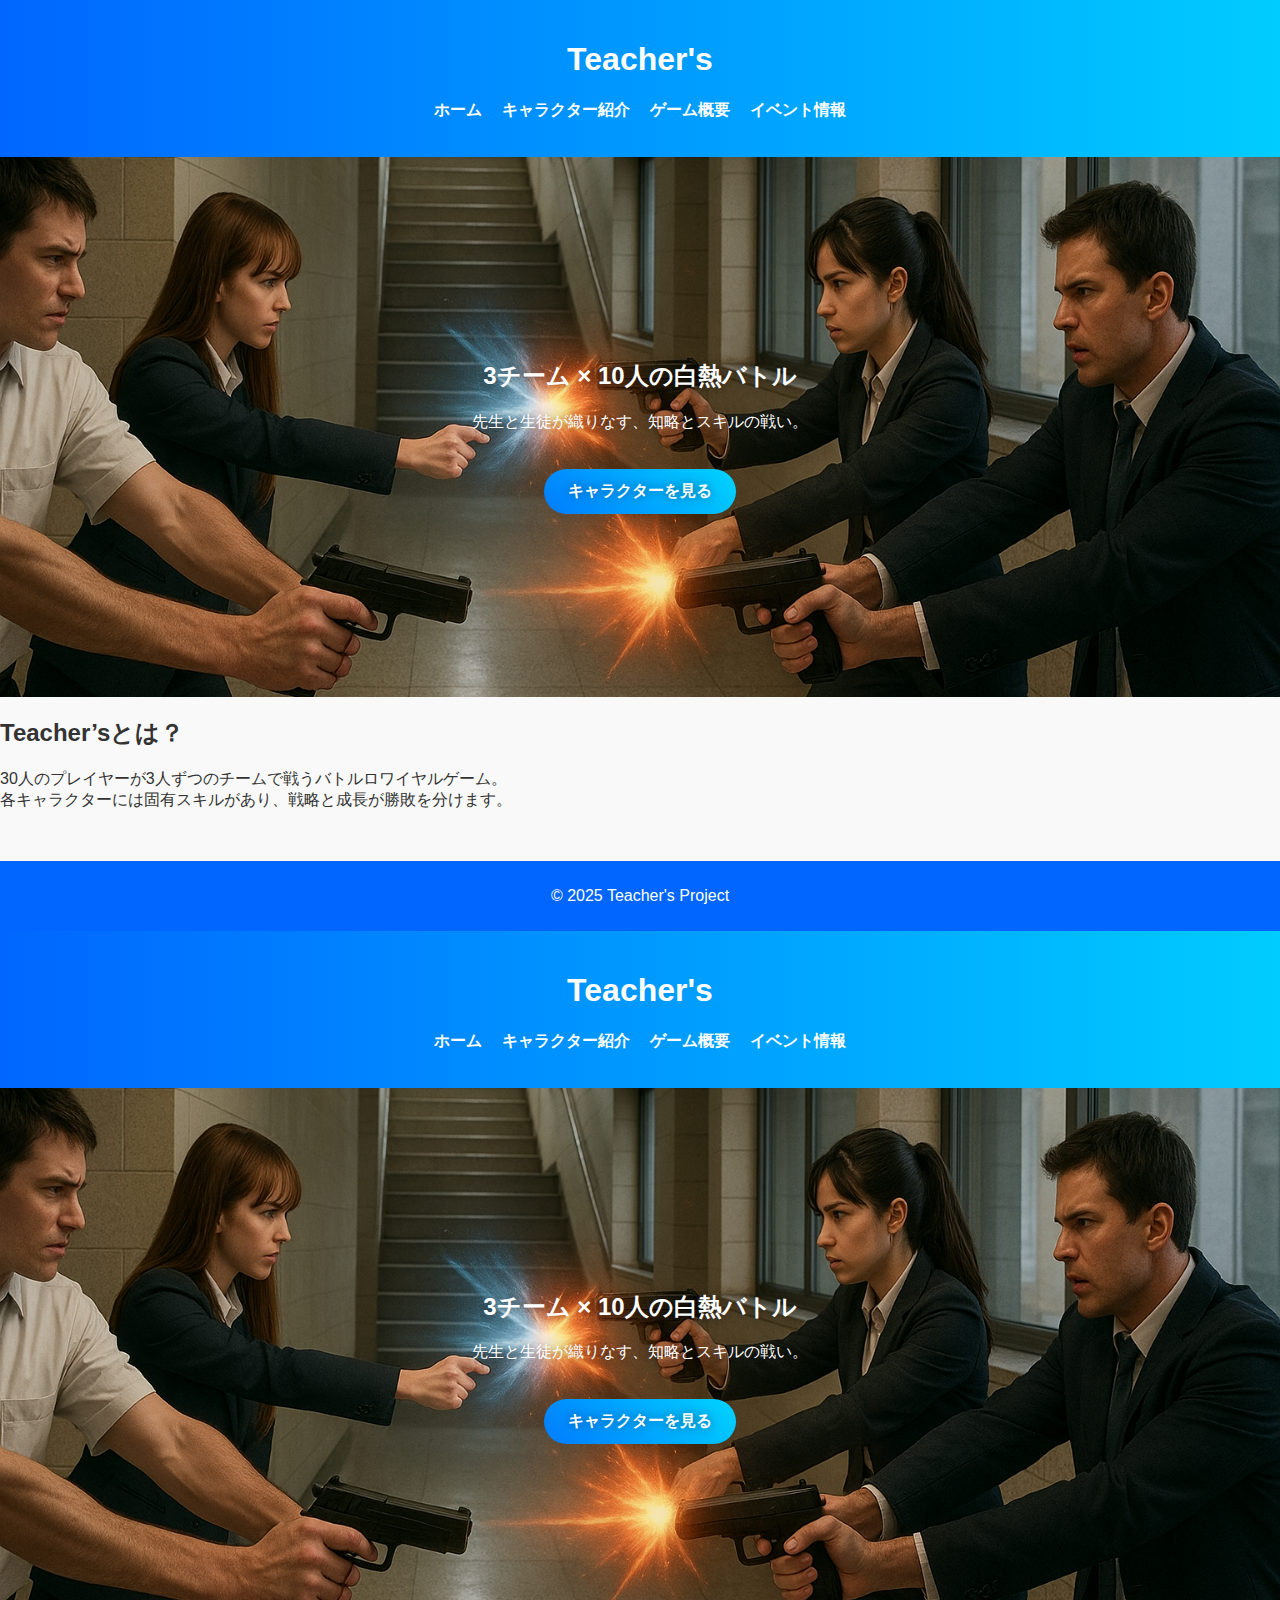
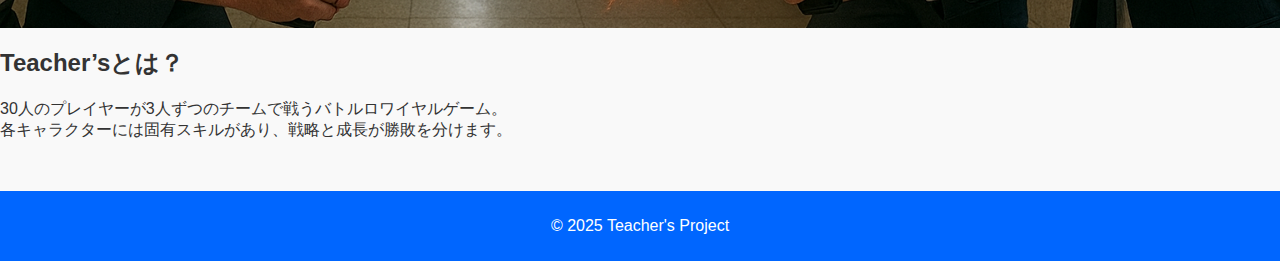
<file: index.html>
<!DOCTYPE html>
<html lang="ja">
<head>
  <meta charset="UTF-8">
  <meta name="viewport" content="width=device-width, initial-scale=1.0">
  <title>Teacher's - バトルロワイヤルゲーム</title>
  <link rel="stylesheet" href="style.css">
</head>
<body>
  <header>
    <h1>Teacher's</h1>
    <nav>
      <ul>
        <li><a href="index.html">ホーム</a></li>
        <li><a href="characters.html">キャラクター紹介</a></li>
        <li><a href="#">ゲーム概要</a></li>
        <li><a href="#">イベント情報</a></li>
      </ul>
    </nav>
  </header>

  <section class="hero">
    <div class="hero-content">
      <h2>3チーム × 10人の白熱バトル</h2>
      <p>先生と生徒が織りなす、知略とスキルの戦い。</p>
      <a href="characters.html" class="btn">キャラクターを見る</a>
    </div>
  </section>

  <section class="intro">
    <h2>Teacher’sとは？</h2>
    <p>30人のプレイヤーが3人ずつのチームで戦うバトルロワイヤルゲーム。<br>
      各キャラクターには固有スキルがあり、戦略と成長が勝敗を分けます。</p>
  </section>

  <footer>
    <p>© 2025 Teacher's Project</p>
  </footer>

  <script src="script.js"></script>
</body>
</html>
<!DOCTYPE html>
<html lang="ja">
<head>
  <meta charset="UTF-8">
  <meta name="viewport" content="width=device-width, initial-scale=1.0">
  <title>Teacher's - バトルロワイヤルゲーム</title>
  <link rel="stylesheet" href="style.css">
</head>
<body>
  <header>
    <h1>Teacher's</h1>
    <nav>
      <ul>
        <li><a href="index.html">ホーム</a></li>
        <li><a href="characters.html">キャラクター紹介</a></li>
        <li><a href="#">ゲーム概要</a></li>
        <li><a href="#">イベント情報</a></li>
      </ul>
    </nav>
  </header>

  <section class="hero">
    <div class="hero-content">
      <h2>3チーム × 10人の白熱バトル</h2>
      <p>先生と生徒が織りなす、知略とスキルの戦い。</p>
      <a href="characters.html" class="btn">キャラクターを見る</a>
    </div>
  </section>

  <section class="intro">
    <h2>Teacher’sとは？</h2>
    <p>30人のプレイヤーが3人ずつのチームで戦うバトルロワイヤルゲーム。<br>
      各キャラクターには固有スキルがあり、戦略と成長が勝敗を分けます。</p>
  </section>

  <footer>
    <p>© 2025 Teacher's Project</p>
  </footer>

  <script src="script.js"></script>
</body>
</html>
</file>
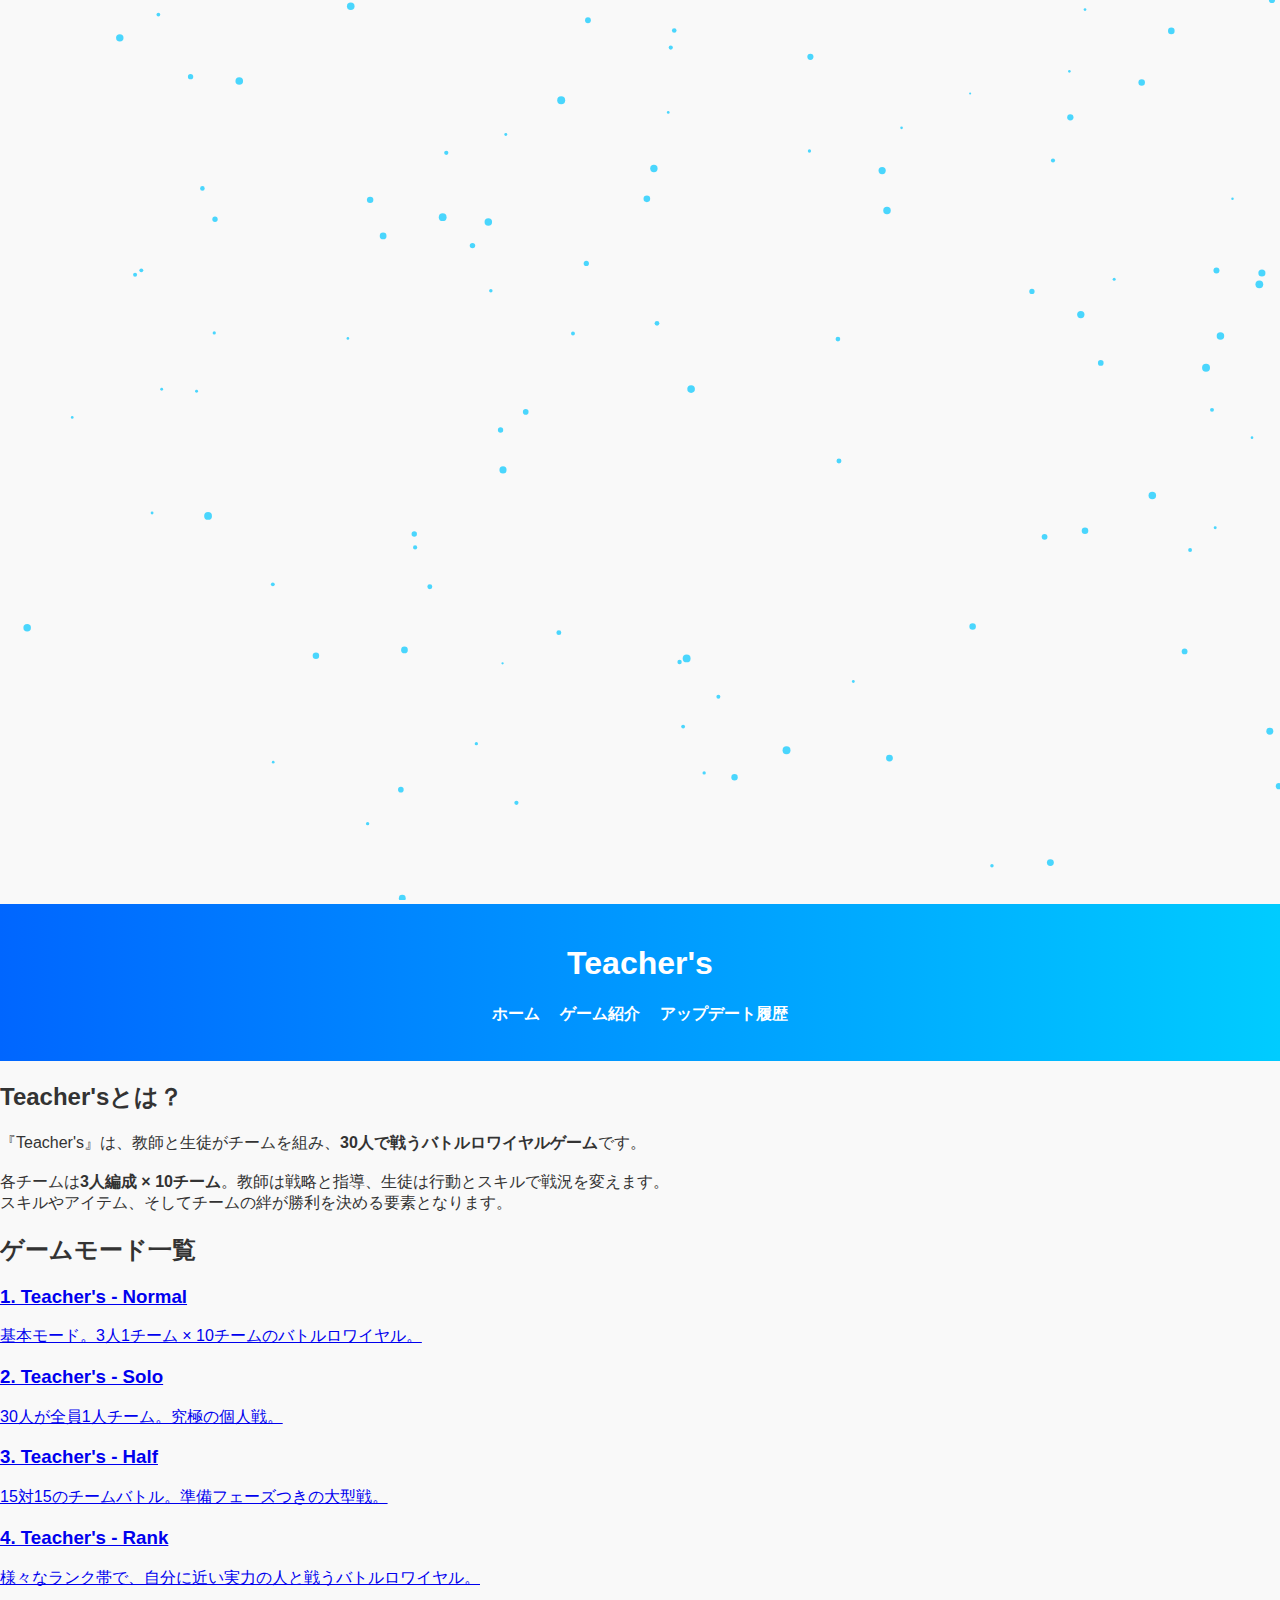
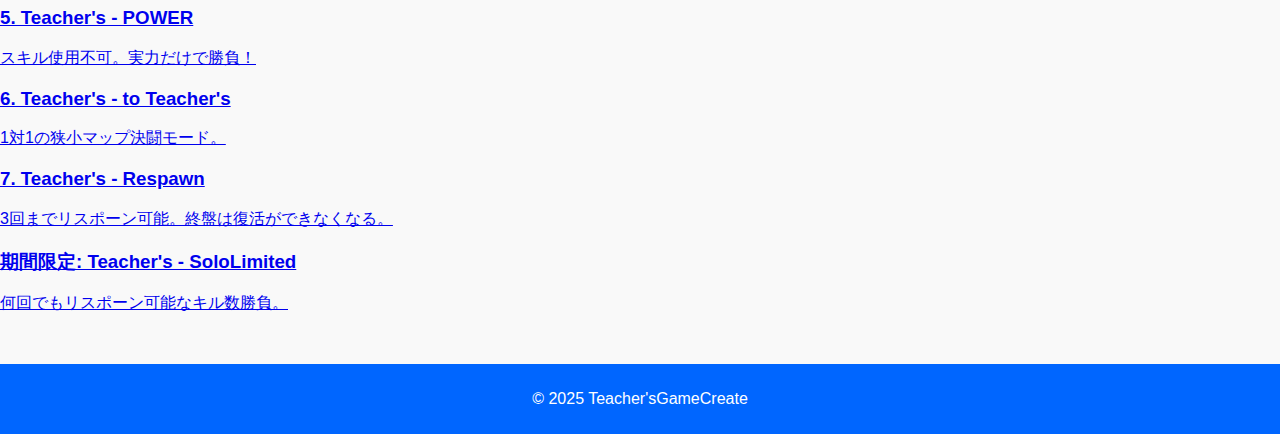
<file: about.html>
<!DOCTYPE html>
<!DOCTYPE html>
<html lang="ja">
<head>
  <meta charset="UTF-8">
  <meta name="viewport" content="width=device-width, initial-scale=1.0">
  <title>Teacher's - ゲーム紹介</title>
  <link rel="stylesheet" href="style.css">
</head>
<body>
  <!-- 背景パーティクル -->
  <canvas id="particles"></canvas>

  <header>
    <h1>Teacher's</h1>
    <nav>
      <ul>
        <li><a href="index.html">ホーム</a></li>
        <li><a href="about.html">ゲーム紹介</a></li>
        <li><a href="updates.html">アップデート履歴</a></li>
      </ul>
    </nav>
  </header>

  <section class="about">
    <h2>Teacher'sとは？</h2>
    <p>
      『Teacher's』は、教師と生徒がチームを組み、<strong>30人で戦うバトルロワイヤルゲーム</strong>です。<br><br>
      各チームは<strong>3人編成 × 10チーム</strong>。教師は戦略と指導、生徒は行動とスキルで戦況を変えます。<br>
      スキルやアイテム、そしてチームの絆が勝利を決める要素となります。
    </p>
  </section>

 <section class="modes">
  <h2>ゲームモード一覧</h2>

  <a href="mode-normal.html" class="mode-card">
    <h3>1. Teacher's - Normal</h3>
    <p>基本モード。3人1チーム × 10チームのバトルロワイヤル。</p>
  </a>

  <a href="mode-solo.html" class="mode-card">
    <h3>2. Teacher's - Solo</h3>
    <p>30人が全員1人チーム。究極の個人戦。</p>
  </a>

  <a href="mode-half.html" class="mode-card">
    <h3>3. Teacher's - Half</h3>
    <p>15対15のチームバトル。準備フェーズつきの大型戦。</p>
  </a>

  <a href="mode-rank.html" class="mode-card">
    <h3>4. Teacher's - Rank</h3>
    <p>様々なランク帯で、自分に近い実力の人と戦うバトルロワイヤル。</p>

  <a href="mode-power.html" class="mode-card">
    <h3>5. Teacher's - POWER</h3>
    <p>スキル使用不可。実力だけで勝負！</p>
  </a>

  <a href="mode-tot.html" class="mode-card">
    <h3>6. Teacher's - to Teacher's</h3>
    <p>1対1の狭小マップ決闘モード。</p>
  </a>
  <a href="mode-respawn.html" class="mode-card">
  <h3>7. Teacher's - Respawn</h3>
  <p>3回までリスポーン可能。終盤は復活ができなくなる。</p>
  </a>
  <a href="mode-sololimited.html" class="mode-card limited">
  <h3>期間限定: Teacher's - SoloLimited</h3>
  <p>何回でもリスポーン可能なキル数勝負。</p>
  </a>

</section>


  <footer>
    <p>© 2025 Teacher'sGameCreate</p>
  </footer>

  <script src="script.js"></script>
</body>
</html>
</file>
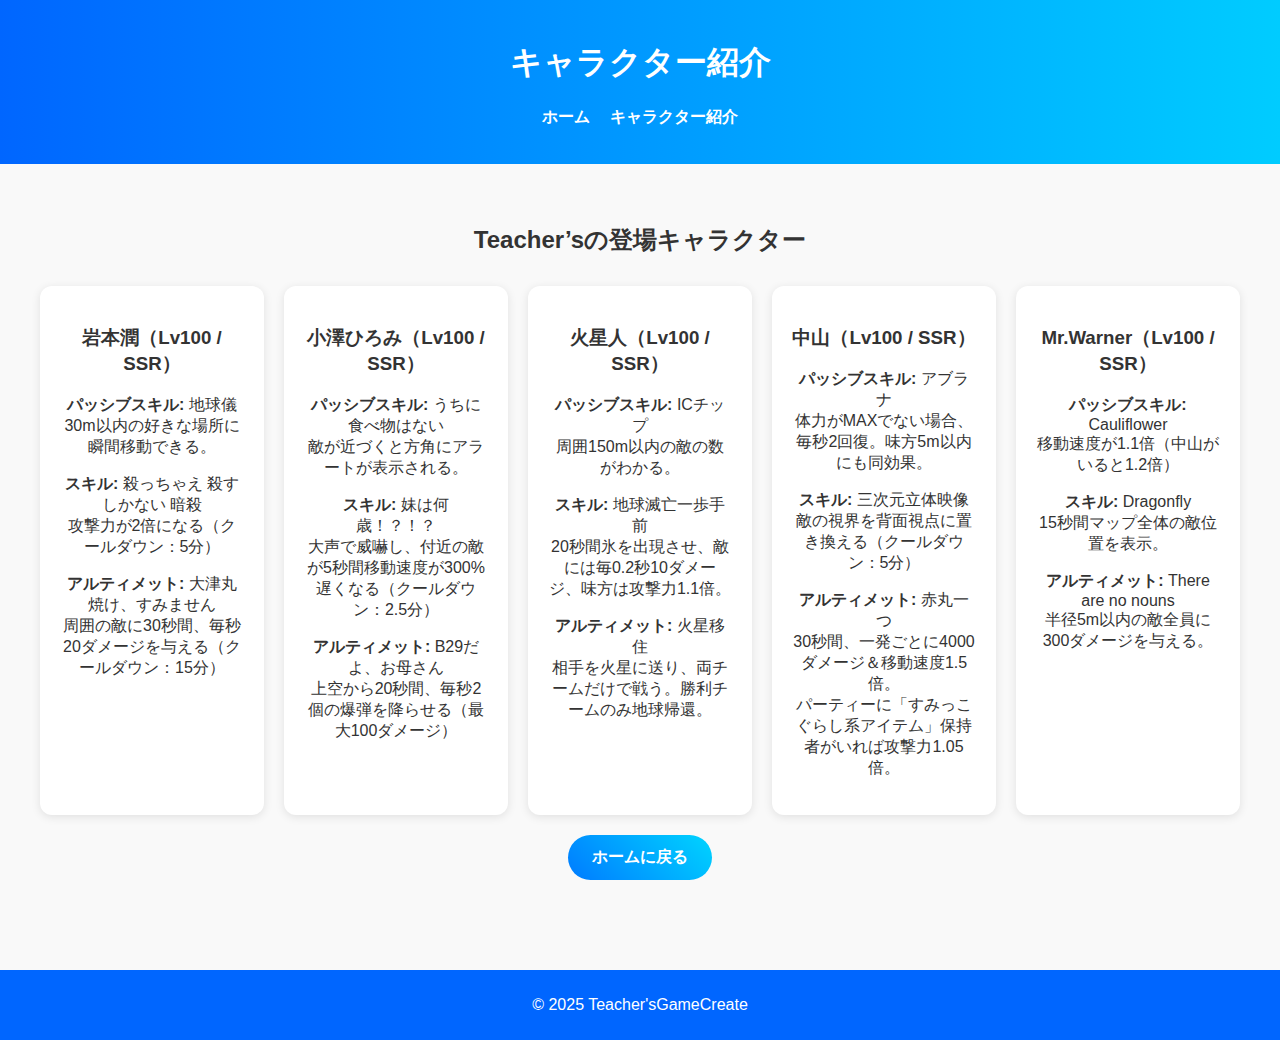
<file: characters.html>
<!DOCTYPE html>
<html lang="ja">
<head>
  <meta charset="UTF-8">
  <meta name="viewport" content="width=device-width, initial-scale=1.0">
  <title>Teacher's - キャラクター紹介</title>
  <link rel="stylesheet" href="style.css">
</head>
<body>
  <header>
    <h1>キャラクター紹介</h1>
    <nav>
      <ul>
        <li><a href="index.html">ホーム</a></li>
        <li><a href="characters.html">キャラクター紹介</a></li>
      </ul>
    </nav>
  </header>

  <section class="characters">
    <h2>Teacher’sの登場キャラクター</h2>

    <div class="character-grid">
      <!-- 岩本潤 -->
      <div class="character-card">
        <h3>岩本潤（Lv100 / SSR）</h3>
        <p><strong>パッシブスキル:</strong> 地球儀<br>
        30m以内の好きな場所に瞬間移動できる。</p>
        <p><strong>スキル:</strong> 殺っちゃえ 殺すしかない 暗殺<br>
        攻撃力が2倍になる（クールダウン：5分）</p>
        <p><strong>アルティメット:</strong> 大津丸焼け、すみません<br>
        周囲の敵に30秒間、毎秒20ダメージを与える（クールダウン：15分）</p>
      </div>

      <!-- 小澤ひろみ -->
      <div class="character-card">
        <h3>小澤ひろみ（Lv100 / SSR）</h3>
        <p><strong>パッシブスキル:</strong> うちに食べ物はない<br>
        敵が近づくと方角にアラートが表示される。</p>
        <p><strong>スキル:</strong> 妹は何歳！？！？<br>
        大声で威嚇し、付近の敵が5秒間移動速度が300%遅くなる（クールダウン：2.5分）</p>
        <p><strong>アルティメット:</strong> B29だよ、お母さん<br>
        上空から20秒間、毎秒2個の爆弾を降らせる（最大100ダメージ）</p>
      </div>

      <!-- 火星人 -->
      <div class="character-card">
        <h3>火星人（Lv100 / SSR）</h3>
        <p><strong>パッシブスキル:</strong> ICチップ<br>
        周囲150m以内の敵の数がわかる。</p>
        <p><strong>スキル:</strong> 地球滅亡一歩手前<br>
        20秒間氷を出現させ、敵には毎0.2秒10ダメージ、味方は攻撃力1.1倍。</p>
        <p><strong>アルティメット:</strong> 火星移住<br>
        相手を火星に送り、両チームだけで戦う。勝利チームのみ地球帰還。</p>
      </div>

      <!-- 中山 -->
      <div class="character-card">
        <h3>中山（Lv100 / SSR）</h3>
        <p><strong>パッシブスキル:</strong> アブラナ<br>
        体力がMAXでない場合、毎秒2回復。味方5m以内にも同効果。</p>
        <p><strong>スキル:</strong> 三次元立体映像<br>
        敵の視界を背面視点に置き換える（クールダウン：5分）</p>
        <p><strong>アルティメット:</strong> 赤丸一つ<br>
        30秒間、一発ごとに4000ダメージ＆移動速度1.5倍。<br>
        パーティーに「すみっこぐらし系アイテム」保持者がいれば攻撃力1.05倍。</p>
      </div>

      <!-- Mr.Warner -->
      <div class="character-card">
        <h3>Mr.Warner（Lv100 / SSR）</h3>
        <p><strong>パッシブスキル:</strong> Cauliflower<br>
        移動速度が1.1倍（中山がいると1.2倍）</p>
        <p><strong>スキル:</strong> Dragonfly<br>
        15秒間マップ全体の敵位置を表示。</p>
        <p><strong>アルティメット:</strong> There are no nouns<br>
        半径5m以内の敵全員に300ダメージを与える。</p>
      </div>
    </div>

    <div class="back-link">
      <a href="index.html" class="btn">ホームに戻る</a>
    </div>
  </section>

  <footer>
    <p>© 2025 Teacher'sGameCreate</p>
  </footer>
</body>
</html>
</file>
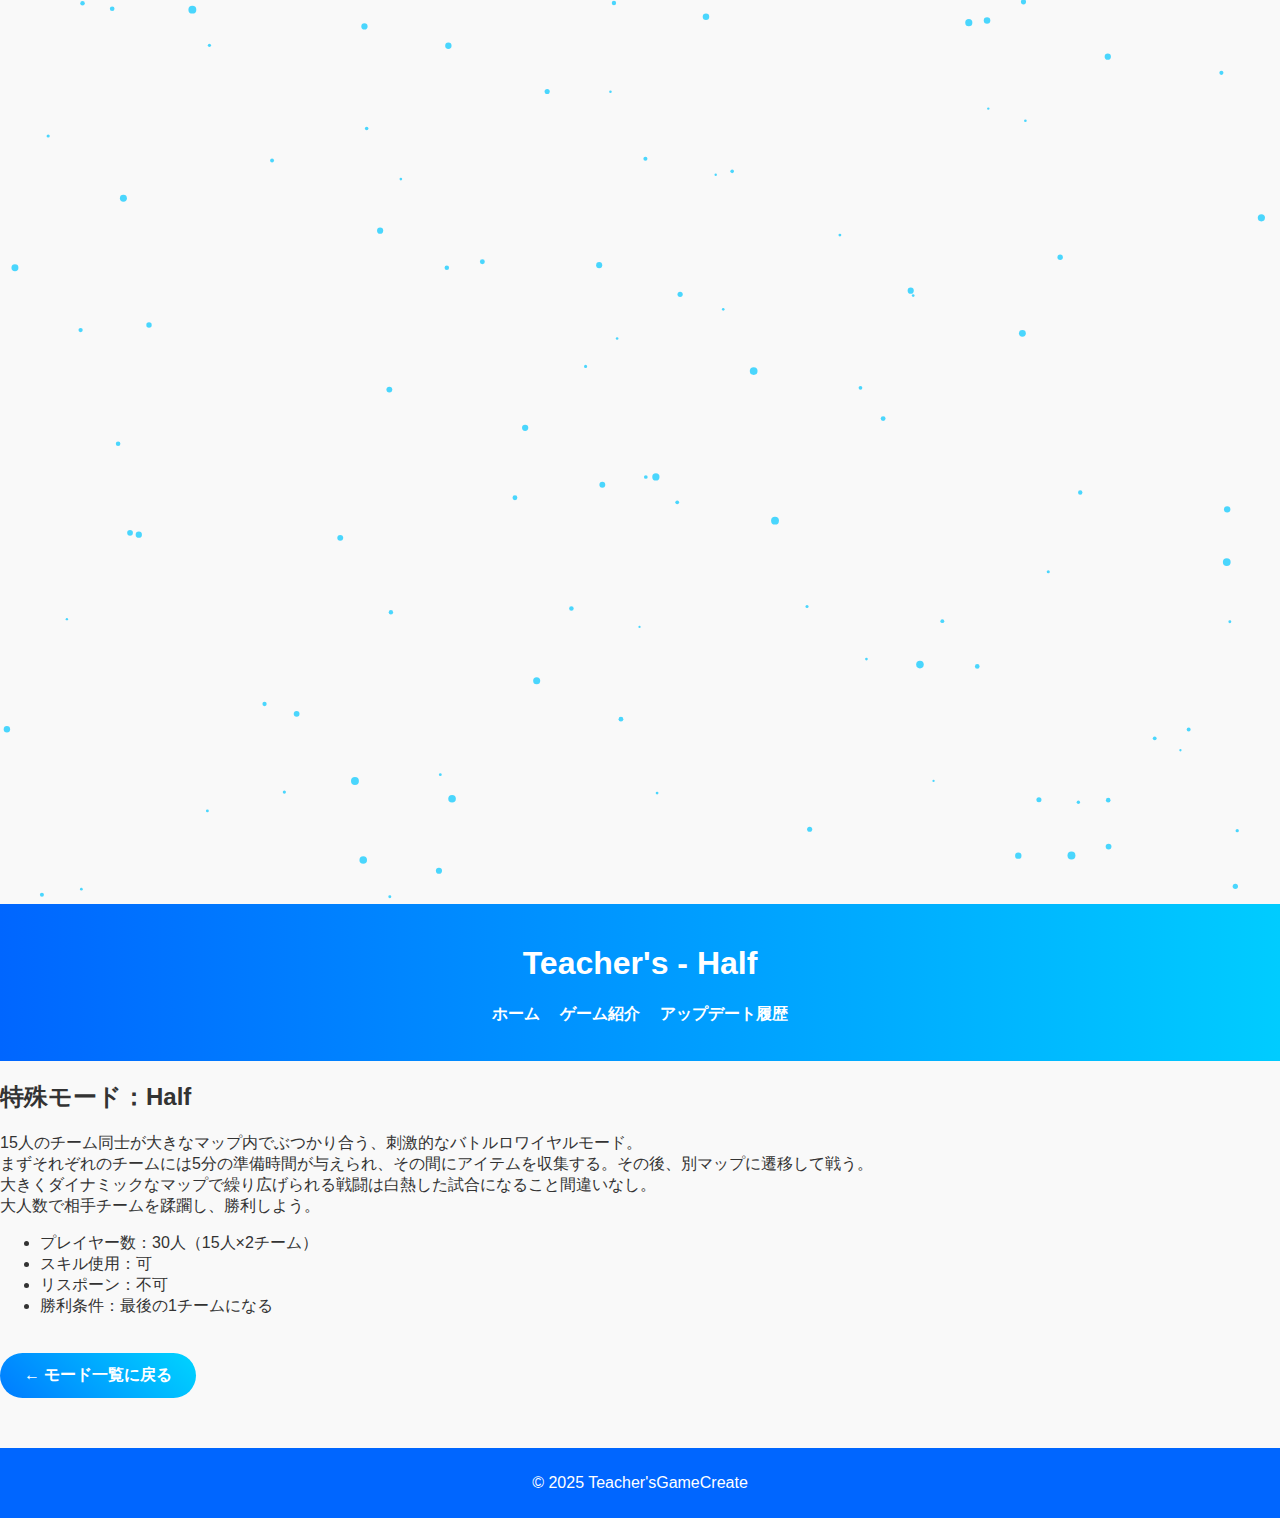
<file: mode-half.html>
<!DOCTYPE html>
<html lang="ja">
<head>
  <meta charset="UTF-8">
  <meta name="viewport" content="width=device-width, initial-scale=1.0">
  <title>Teacher’s - Half モード</title>
  <link rel="stylesheet" href="style.css">
</head>
<body>
  <canvas id="particles"></canvas>

  <header>
    <h1>Teacher's - Half</h1>
    <nav>
      <ul>
        <li><a href="index.html">ホーム</a></li>
        <li><a href="about.html">ゲーム紹介</a></li>
        <li><a href="updates.html">アップデート履歴</a></li>
      </ul>
    </nav>
  </header>

  <section class="mode-detail">
    <h2>特殊モード：Half</h2>
    <p>
      15人のチーム同士が大きなマップ内でぶつかり合う、刺激的なバトルロワイヤルモード。<br>
      まずそれぞれのチームには5分の準備時間が与えられ、その間にアイテムを収集する。その後、別マップに遷移して戦う。<br>
      大きくダイナミックなマップで繰り広げられる戦闘は白熱した試合になること間違いなし。<br>
      大人数で相手チームを蹂躙し、勝利しよう。
    </p>
    <ul>
      <li>プレイヤー数：30人（15人×2チーム）</li>
      <li>スキル使用：可</li>
      <li>リスポーン：不可</li>
      <li>勝利条件：最後の1チームになる</li>
    </ul>

    <a href="about.html" class="btn">← モード一覧に戻る</a>
  </section>

  <footer>
    <p>© 2025 Teacher'sGameCreate</p>
  </footer>

  <script src="script.js"></script>
</body>
</html>
</file>
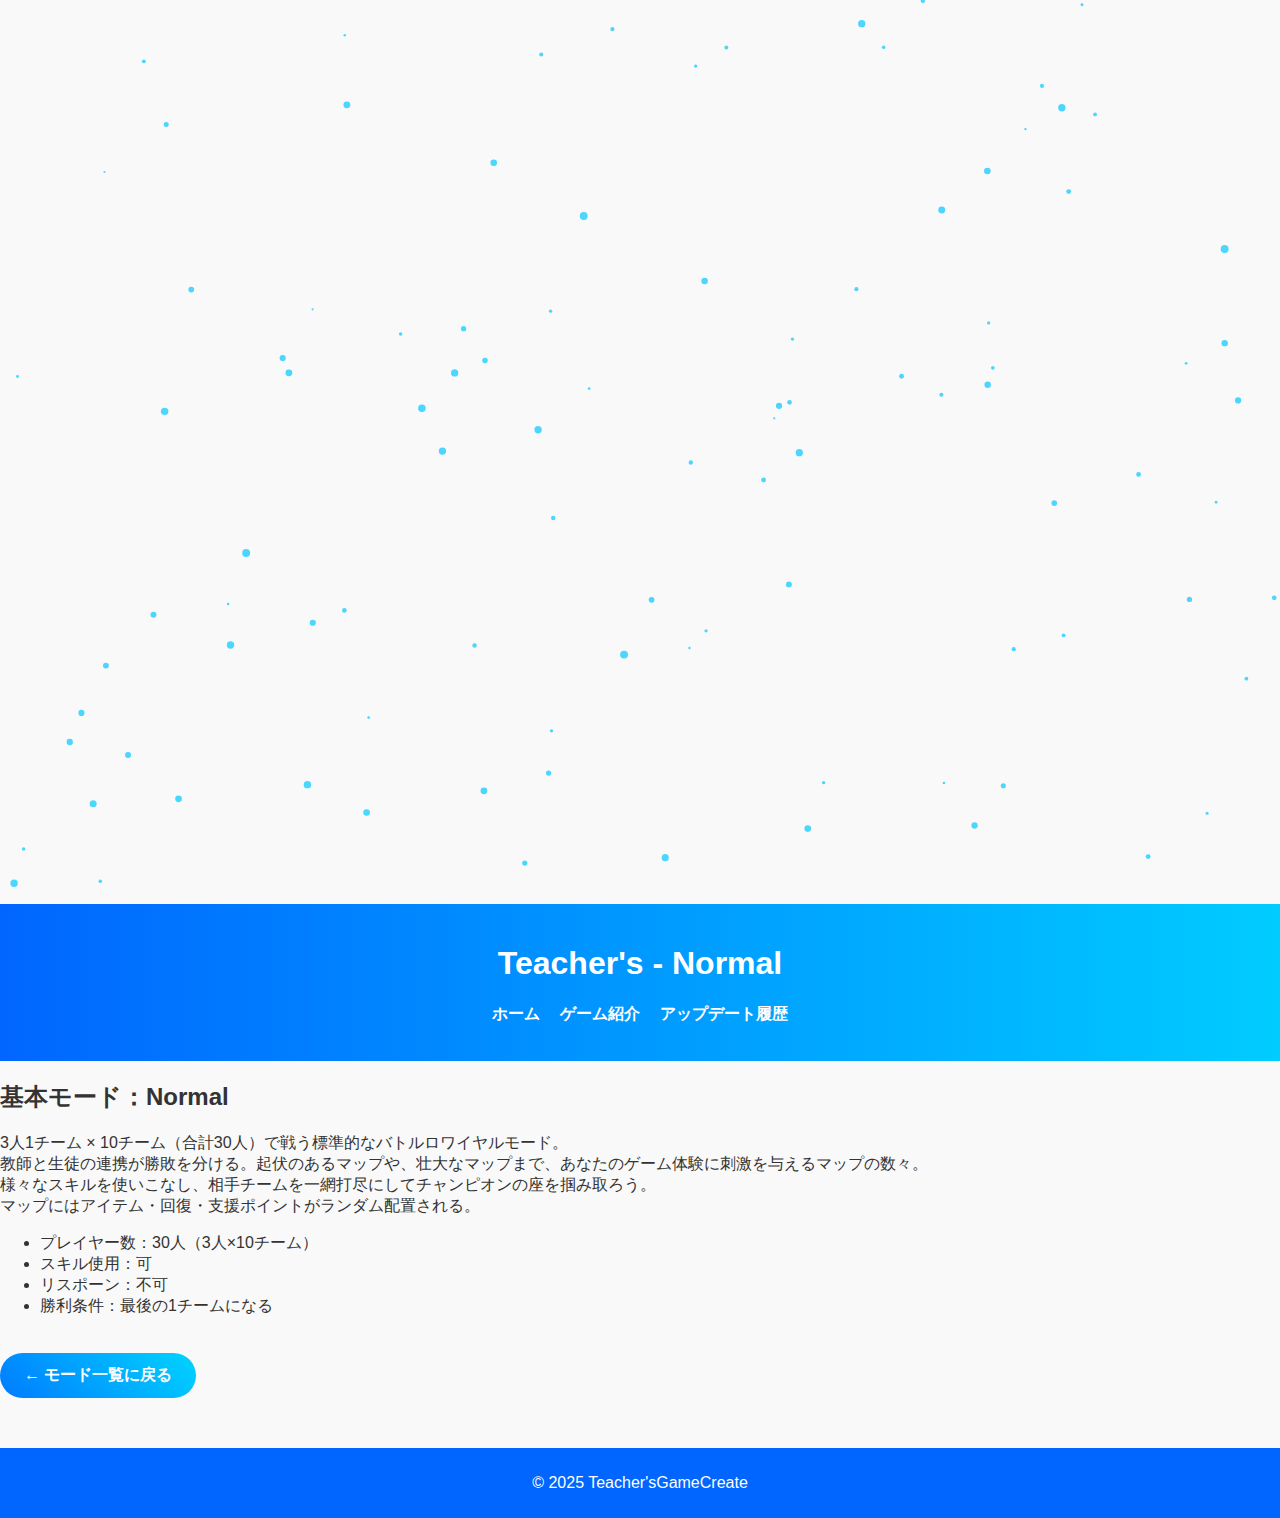
<file: mode-normal.html>
<!DOCTYPE html>
<html lang="ja">
<head>
  <meta charset="UTF-8">
  <meta name="viewport" content="width=device-width, initial-scale=1.0">
  <title>Teacher’s - Normal モード</title>
  <link rel="stylesheet" href="style.css">
</head>
<body>
  <canvas id="particles"></canvas>

  <header>
    <h1>Teacher's - Normal</h1>
    <nav>
      <ul>
        <li><a href="index.html">ホーム</a></li>
        <li><a href="about.html">ゲーム紹介</a></li>
        <li><a href="updates.html">アップデート履歴</a></li>
      </ul>
    </nav>
  </header>

  <section class="mode-detail">
    <h2>基本モード：Normal</h2>
    <p>
      3人1チーム × 10チーム（合計30人）で戦う標準的なバトルロワイヤルモード。<br>
      教師と生徒の連携が勝敗を分ける。起伏のあるマップや、壮大なマップまで、あなたのゲーム体験に刺激を与えるマップの数々。<br>
      様々なスキルを使いこなし、相手チームを一網打尽にしてチャンピオンの座を掴み取ろう。<br>
      マップにはアイテム・回復・支援ポイントがランダム配置される。
    </p>
    <ul>
      <li>プレイヤー数：30人（3人×10チーム）</li>
      <li>スキル使用：可</li>
      <li>リスポーン：不可</li>
      <li>勝利条件：最後の1チームになる</li>
    </ul>

    <a href="about.html" class="btn">← モード一覧に戻る</a>
  </section>

  <footer>
    <p>© 2025 Teacher'sGameCreate</p>
  </footer>

  <script src="script.js"></script>
</body>
</html>
</file>
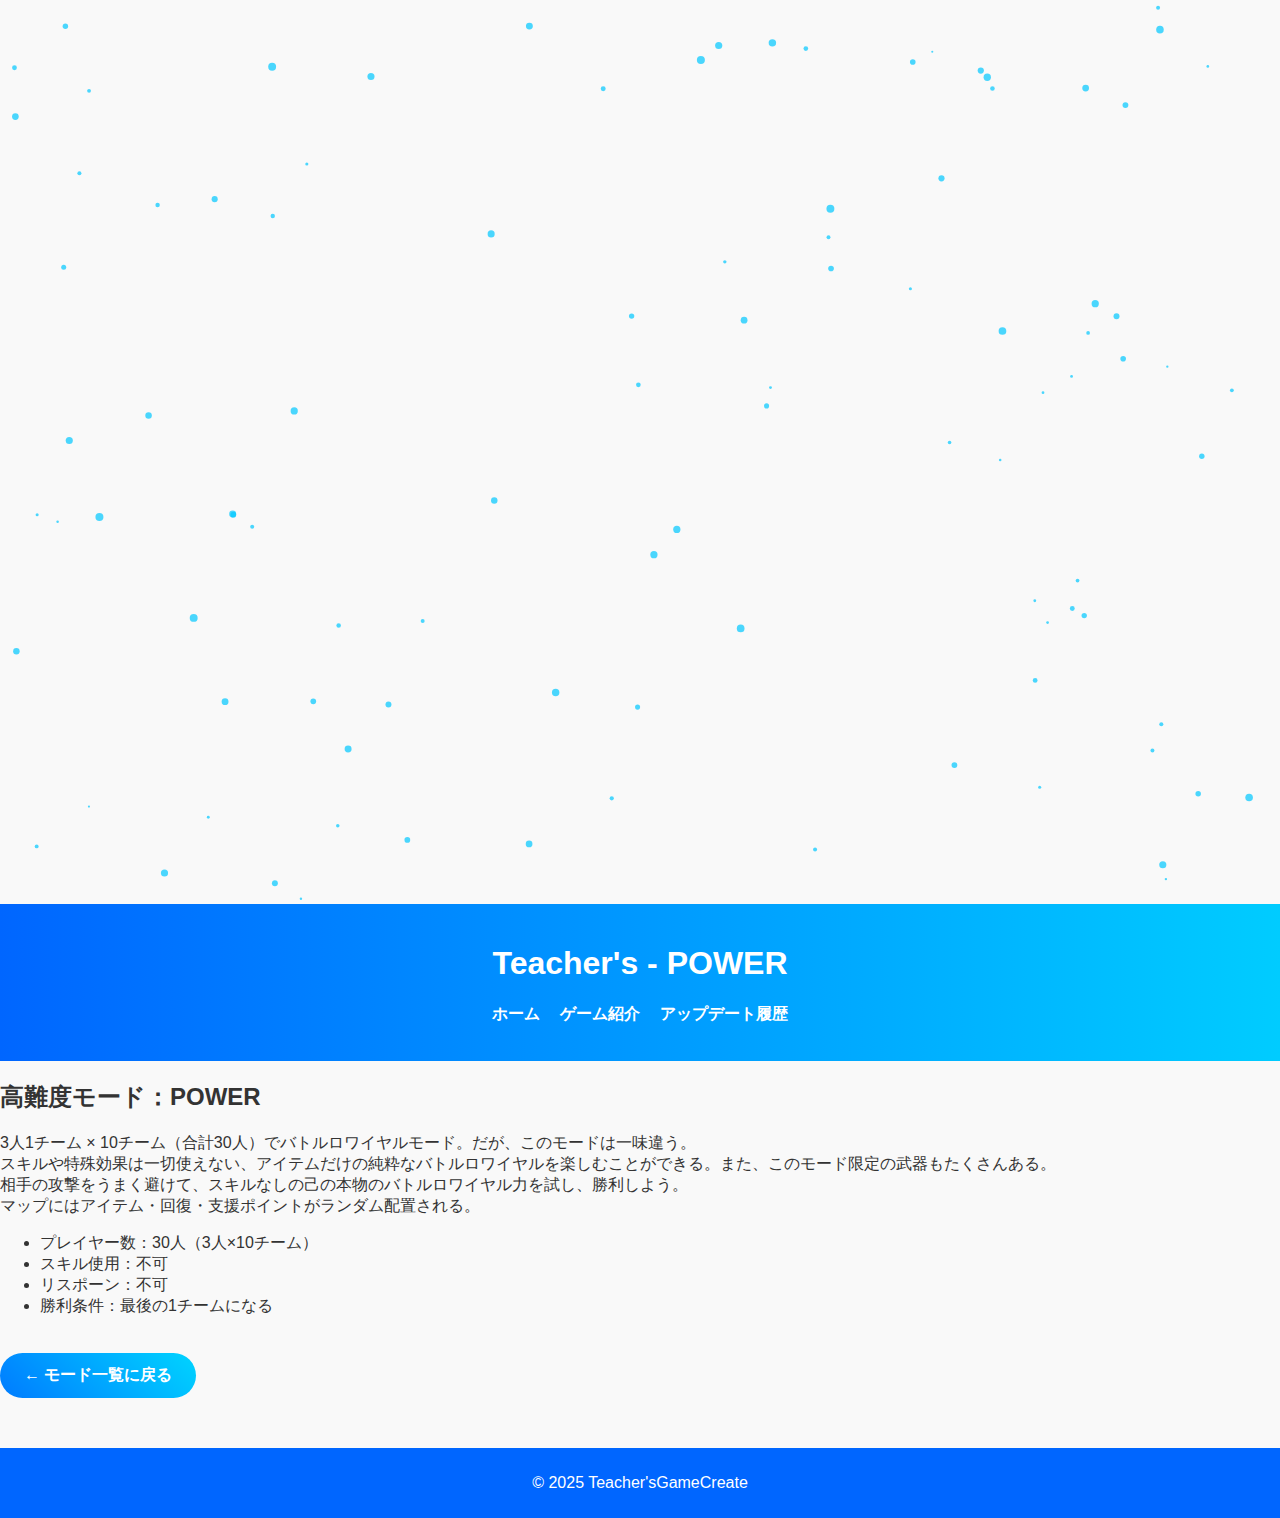
<file: mode-power.html>
<!DOCTYPE html>
<html lang="ja">
<head>
  <meta charset="UTF-8">
  <meta name="viewport" content="width=device-width, initial-scale=1.0">
  <title>Teacher’s - Normal モード</title>
  <link rel="stylesheet" href="style.css">
</head>
<body>
  <canvas id="particles"></canvas>

  <header>
    <h1>Teacher's - POWER</h1>
    <nav>
      <ul>
        <li><a href="index.html">ホーム</a></li>
        <li><a href="about.html">ゲーム紹介</a></li>
        <li><a href="updates.html">アップデート履歴</a></li>
      </ul>
    </nav>
  </header>

  <section class="mode-detail">
    <h2>高難度モード：POWER</h2>
    <p>
      3人1チーム × 10チーム（合計30人）でバトルロワイヤルモード。だが、このモードは一味違う。<br>
      スキルや特殊効果は一切使えない、アイテムだけの純粋なバトルロワイヤルを楽しむことができる。また、このモード限定の武器もたくさんある。<br>
      相手の攻撃をうまく避けて、スキルなしの己の本物のバトルロワイヤル力を試し、勝利しよう。<br>
      マップにはアイテム・回復・支援ポイントがランダム配置される。
    </p>
    <ul>
      <li>プレイヤー数：30人（3人×10チーム）</li>
      <li>スキル使用：不可</li>
      <li>リスポーン：不可</li>
      <li>勝利条件：最後の1チームになる</li>
    </ul>

    <a href="about.html" class="btn">← モード一覧に戻る</a>
  </section>

  <footer>
    <p>© 2025 Teacher'sGameCreate</p>
  </footer>

  <script src="script.js"></script>
</body>
</html>
</file>
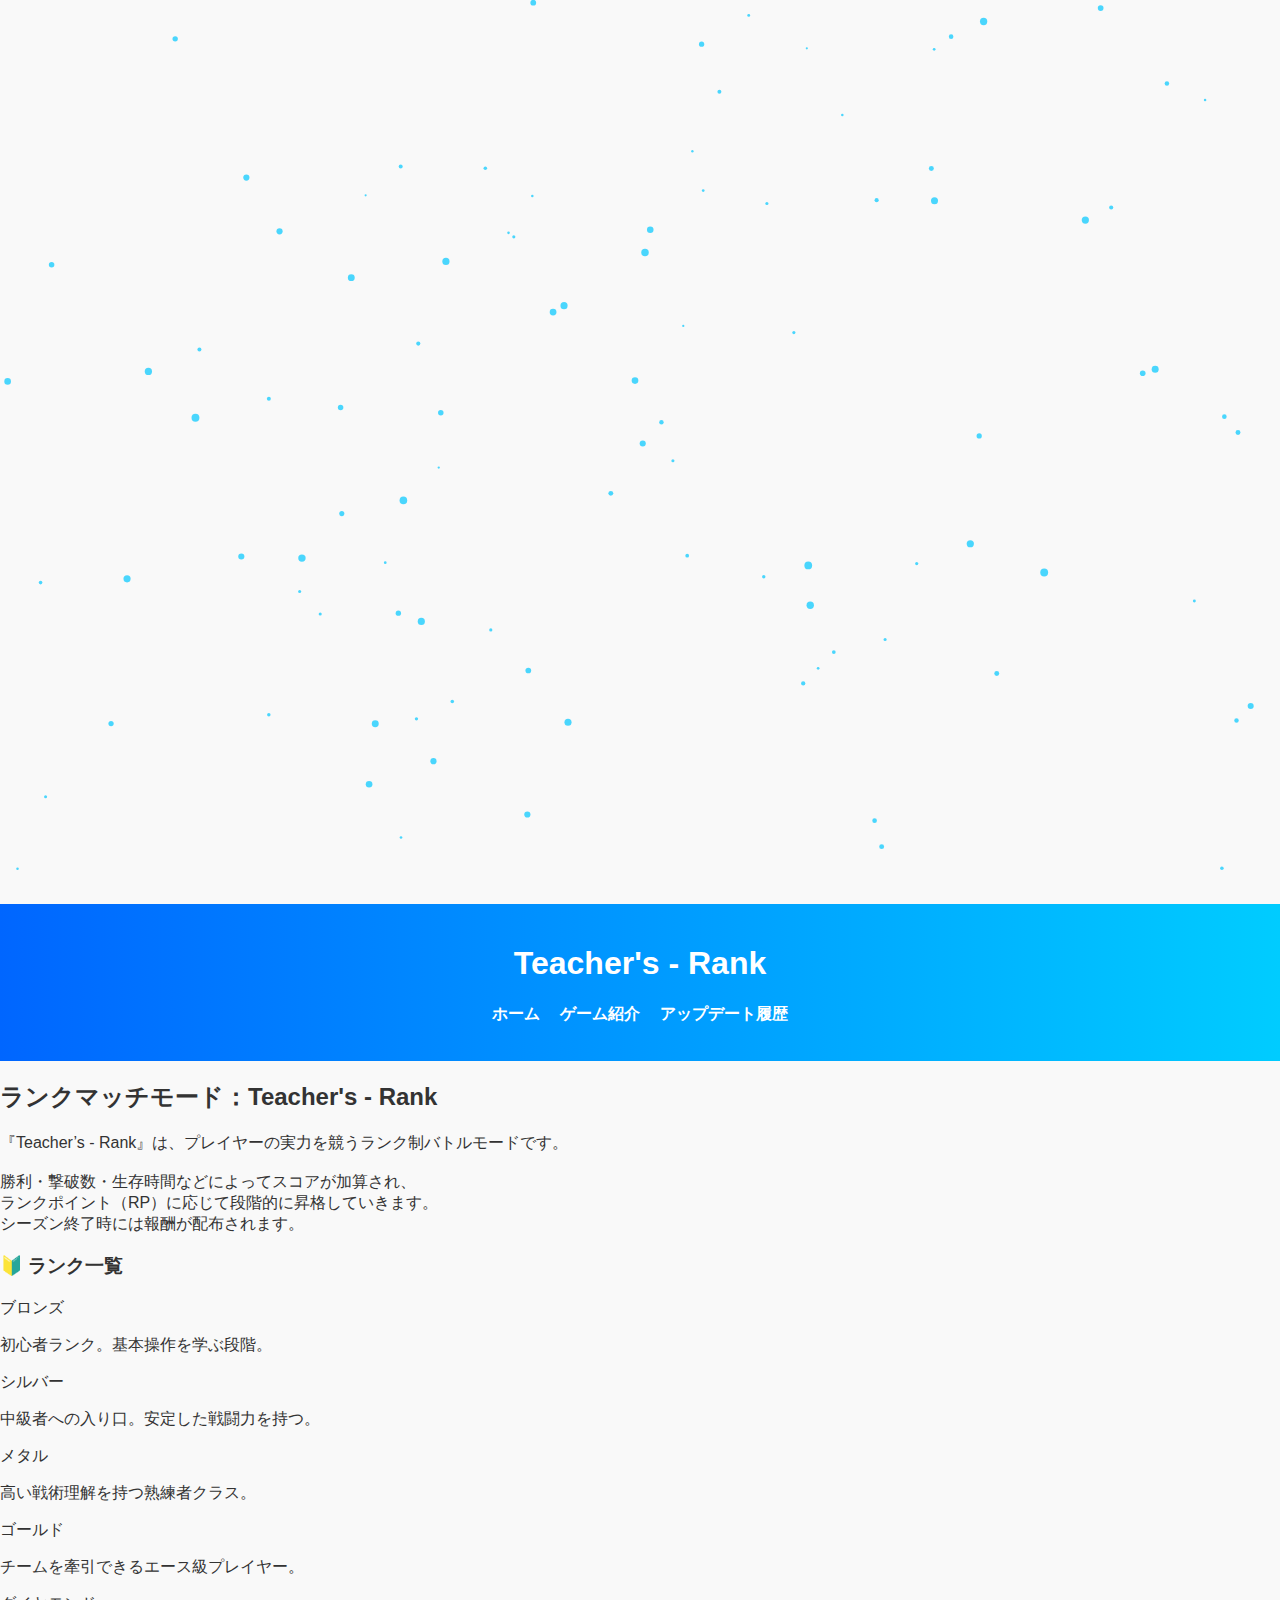
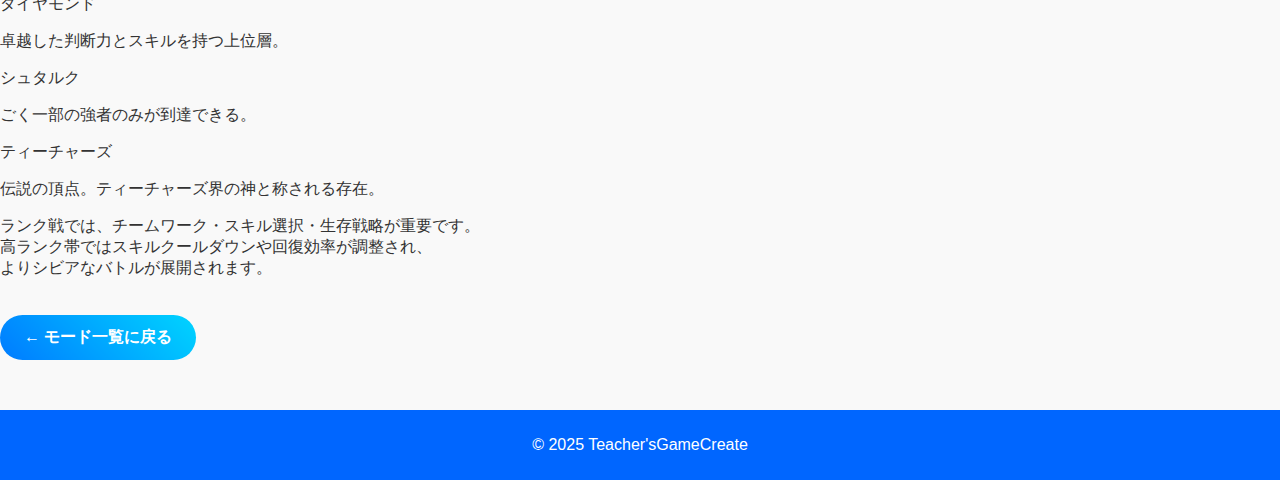
<file: mode-rank.html>
<!DOCTYPE html>
<html lang="ja">
<head>
  <meta charset="UTF-8">
  <meta name="viewport" content="width=device-width, initial-scale=1.0">
  <title>Teacher’s - Rank モード</title>
  <link rel="stylesheet" href="style.css">
</head>
<body>
  <canvas id="particles"></canvas>

  <header>
    <h1>Teacher's - Rank</h1>
    <nav>
      <ul>
        <li><a href="index.html">ホーム</a></li>
        <li><a href="about.html">ゲーム紹介</a></li>
        <li><a href="updates.html">アップデート履歴</a></li>
      </ul>
    </nav>
  </header>

  <section class="mode-detail">
    <h2>ランクマッチモード：Teacher's - Rank</h2>
    <p>
      『Teacher’s - Rank』は、プレイヤーの実力を競うランク制バトルモードです。<br><br>
      勝利・撃破数・生存時間などによってスコアが加算され、<br>
      ランクポイント（RP）に応じて段階的に昇格していきます。<br>
      シーズン終了時には報酬が配布されます。
    </p>

    <h3>🔰 ランク一覧</h3>
    <div class="rank-list">
      <div class="rank bronze">
        <span>ブロンズ</span>
        <p>初心者ランク。基本操作を学ぶ段階。</p>
      </div>

      <div class="rank silver">
        <span>シルバー</span>
        <p>中級者への入り口。安定した戦闘力を持つ。</p>
      </div>

      <div class="rank metal">
        <span>メタル</span>
        <p>高い戦術理解を持つ熟練者クラス。</p>
      </div>

      <div class="rank gold">
        <span>ゴールド</span>
        <p>チームを牽引できるエース級プレイヤー。</p>
      </div>

      <div class="rank diamond">
        <span>ダイヤモンド</span>
        <p>卓越した判断力とスキルを持つ上位層。</p>
      </div>

      <div class="rank stark">
        <span>シュタルク</span>
        <p>ごく一部の強者のみが到達できる。</p>
      </div>

      <div class="rank teachers">
        <span>ティーチャーズ</span>
        <p>伝説の頂点。ティーチャーズ界の神と称される存在。</p>
      </div>
    </div>

    <p>
      ランク戦では、チームワーク・スキル選択・生存戦略が重要です。<br>
      高ランク帯ではスキルクールダウンや回復効率が調整され、<br>
      よりシビアなバトルが展開されます。
    </p>

    <a href="about.html" class="btn">← モード一覧に戻る</a>
  </section>

  <footer>
    <p>© 2025 Teacher'sGameCreate</p>
  </footer>

  <script src="script.js"></script>
</body>
</html>
</file>
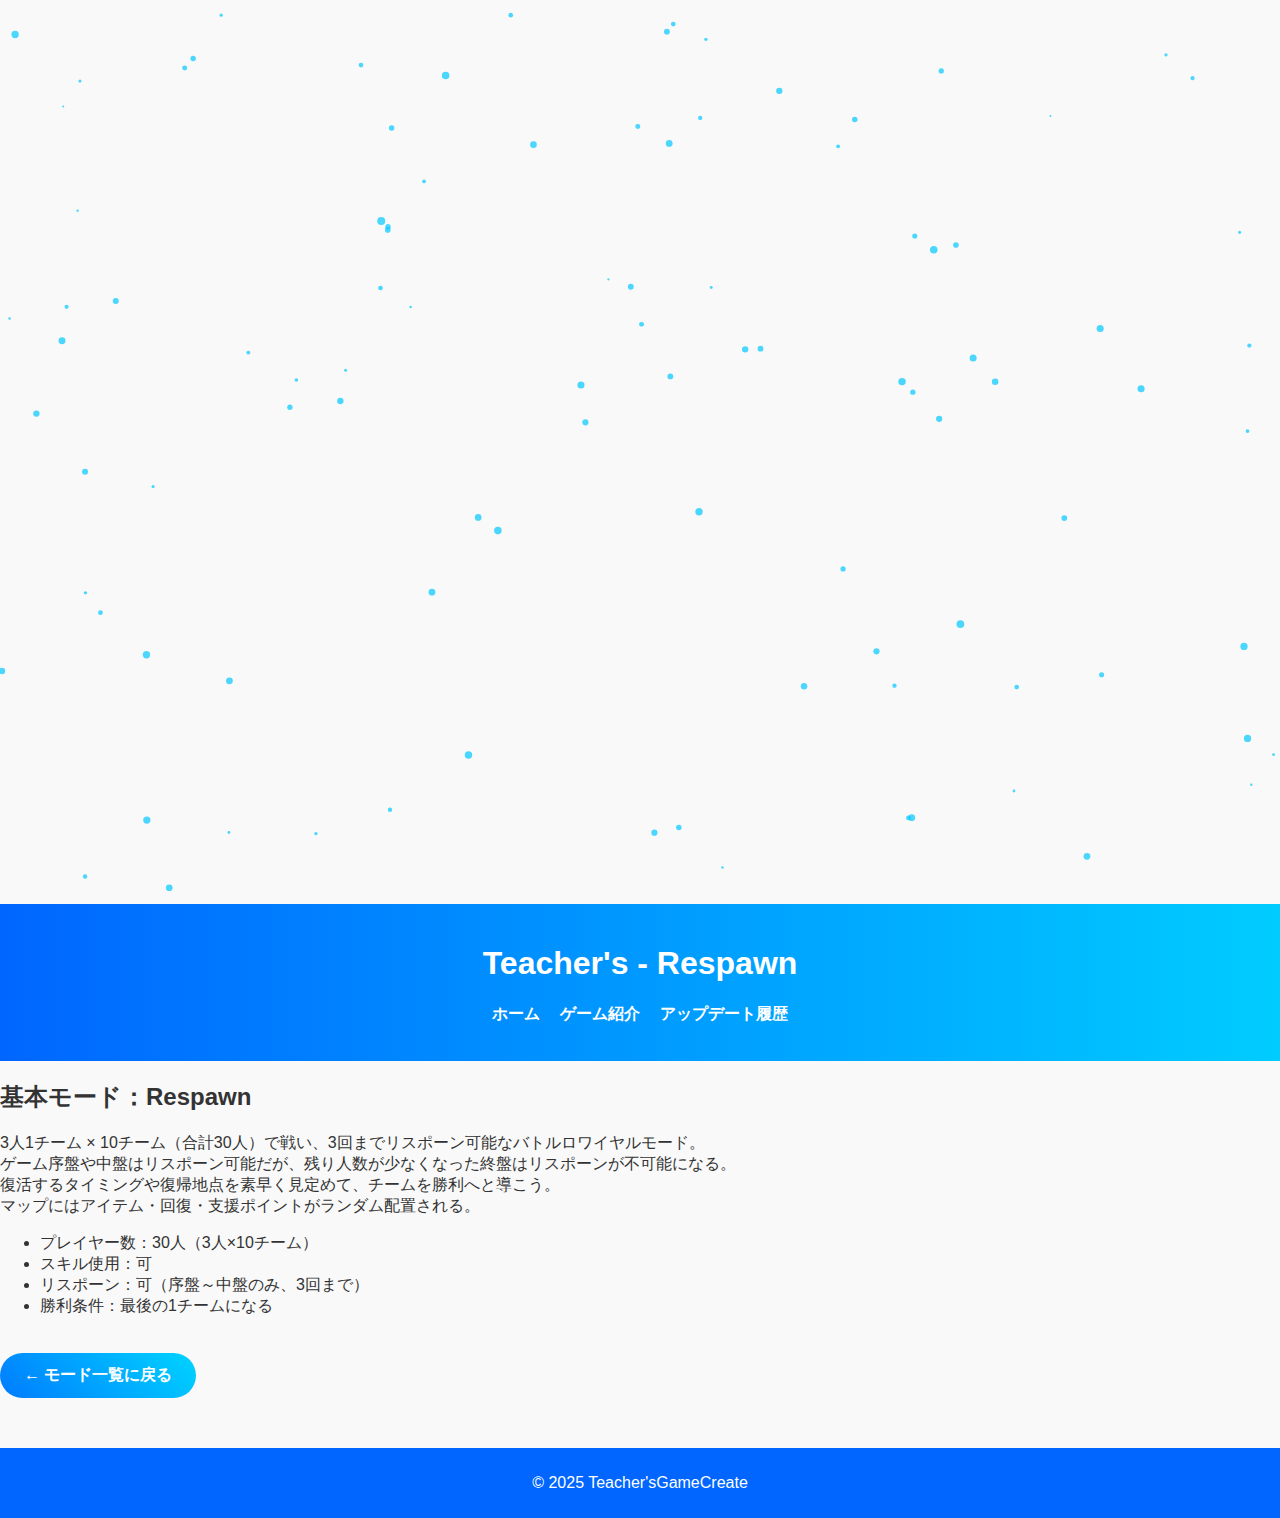
<file: mode-respawn.html>
<!DOCTYPE html>
<html lang="ja">
<head>
  <meta charset="UTF-8">
  <meta name="viewport" content="width=device-width, initial-scale=1.0">
  <title>Teacher’s - Normal モード</title>
  <link rel="stylesheet" href="style.css">
</head>
<body>
  <canvas id="particles"></canvas>

  <header>
    <h1>Teacher's - Respawn</h1>
    <nav>
      <ul>
        <li><a href="index.html">ホーム</a></li>
        <li><a href="about.html">ゲーム紹介</a></li>
        <li><a href="updates.html">アップデート履歴</a></li>
      </ul>
    </nav>
  </header>

  <section class="mode-detail">
    <h2>基本モード：Respawn</h2>
    <p>
      3人1チーム × 10チーム（合計30人）で戦い、3回までリスポーン可能なバトルロワイヤルモード。<br>
      ゲーム序盤や中盤はリスポーン可能だが、残り人数が少なくなった終盤はリスポーンが不可能になる。<br>
      復活するタイミングや復帰地点を素早く見定めて、チームを勝利へと導こう。<br>
      マップにはアイテム・回復・支援ポイントがランダム配置される。
    </p>
    <ul>
      <li>プレイヤー数：30人（3人×10チーム）</li>
      <li>スキル使用：可</li>
      <li>リスポーン：可（序盤～中盤のみ、3回まで）</li>
      <li>勝利条件：最後の1チームになる</li>
    </ul>

    <a href="about.html" class="btn">← モード一覧に戻る</a>
  </section>

  <footer>
    <p>© 2025 Teacher'sGameCreate</p>
  </footer>

  <script src="script.js"></script>
</body>
</html>
</file>
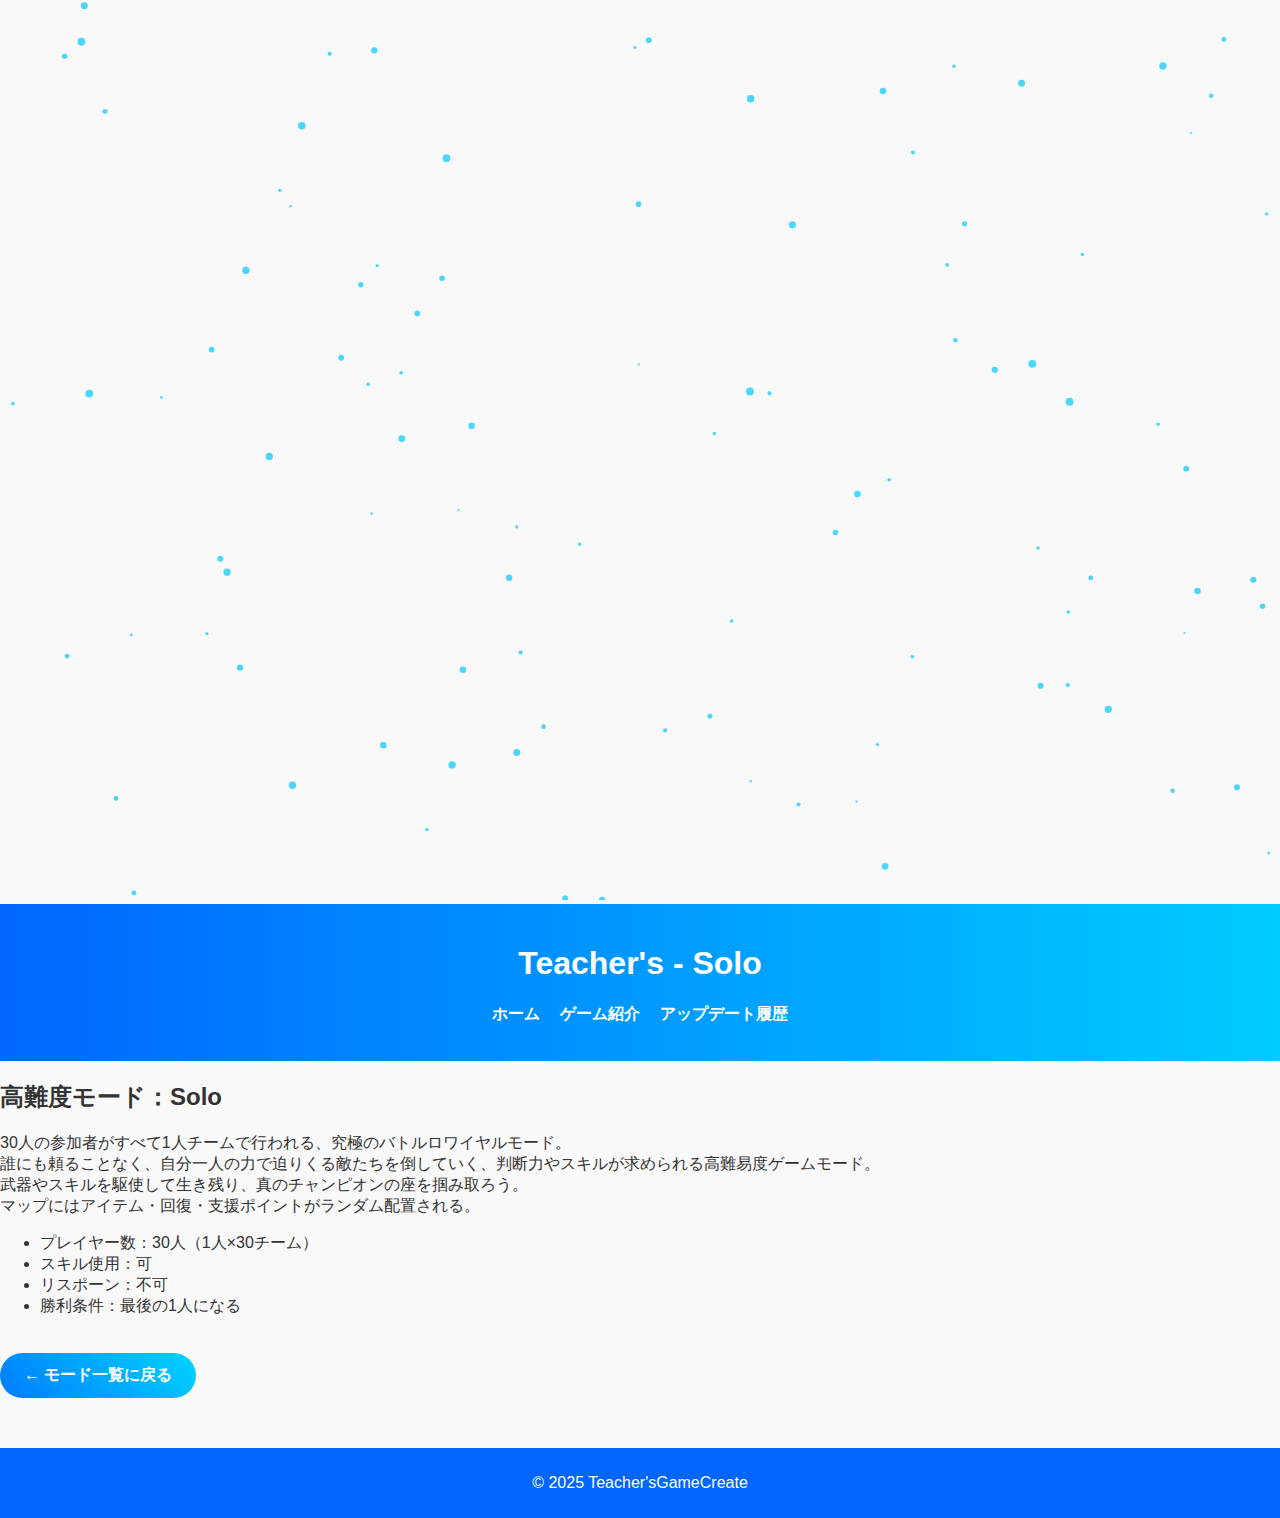
<file: mode-solo.html>
<!DOCTYPE html>
<html lang="ja">
<head>
  <meta charset="UTF-8">
  <meta name="viewport" content="width=device-width, initial-scale=1.0">
  <title>Teacher’s - solo モード</title>
  <link rel="stylesheet" href="style.css">
</head>
<body>
  <canvas id="particles"></canvas>

  <header>
    <h1>Teacher's - Solo</h1>
    <nav>
      <ul>
        <li><a href="index.html">ホーム</a></li>
        <li><a href="about.html">ゲーム紹介</a></li>
        <li><a href="updates.html">アップデート履歴</a></li>
      </ul>
    </nav>
  </header>

  <section class="mode-detail">
    <h2>高難度モード：Solo</h2>
    <p>
      30人の参加者がすべて1人チームで行われる、究極のバトルロワイヤルモード。<br>
      誰にも頼ることなく、自分一人の力で迫りくる敵たちを倒していく、判断力やスキルが求められる高難易度ゲームモード。<br>
      武器やスキルを駆使して生き残り、真のチャンピオンの座を掴み取ろう。<br>
      マップにはアイテム・回復・支援ポイントがランダム配置される。
    </p>
    <ul>
      <li>プレイヤー数：30人（1人×30チーム）</li>
      <li>スキル使用：可</li>
      <li>リスポーン：不可</li>
      <li>勝利条件：最後の1人になる</li>
    </ul>

    <a href="about.html" class="btn">← モード一覧に戻る</a>
  </section>

  <footer>
    <p>© 2025 Teacher'sGameCreate</p>
  </footer>

  <script src="script.js"></script>
</body>
</html>
</file>
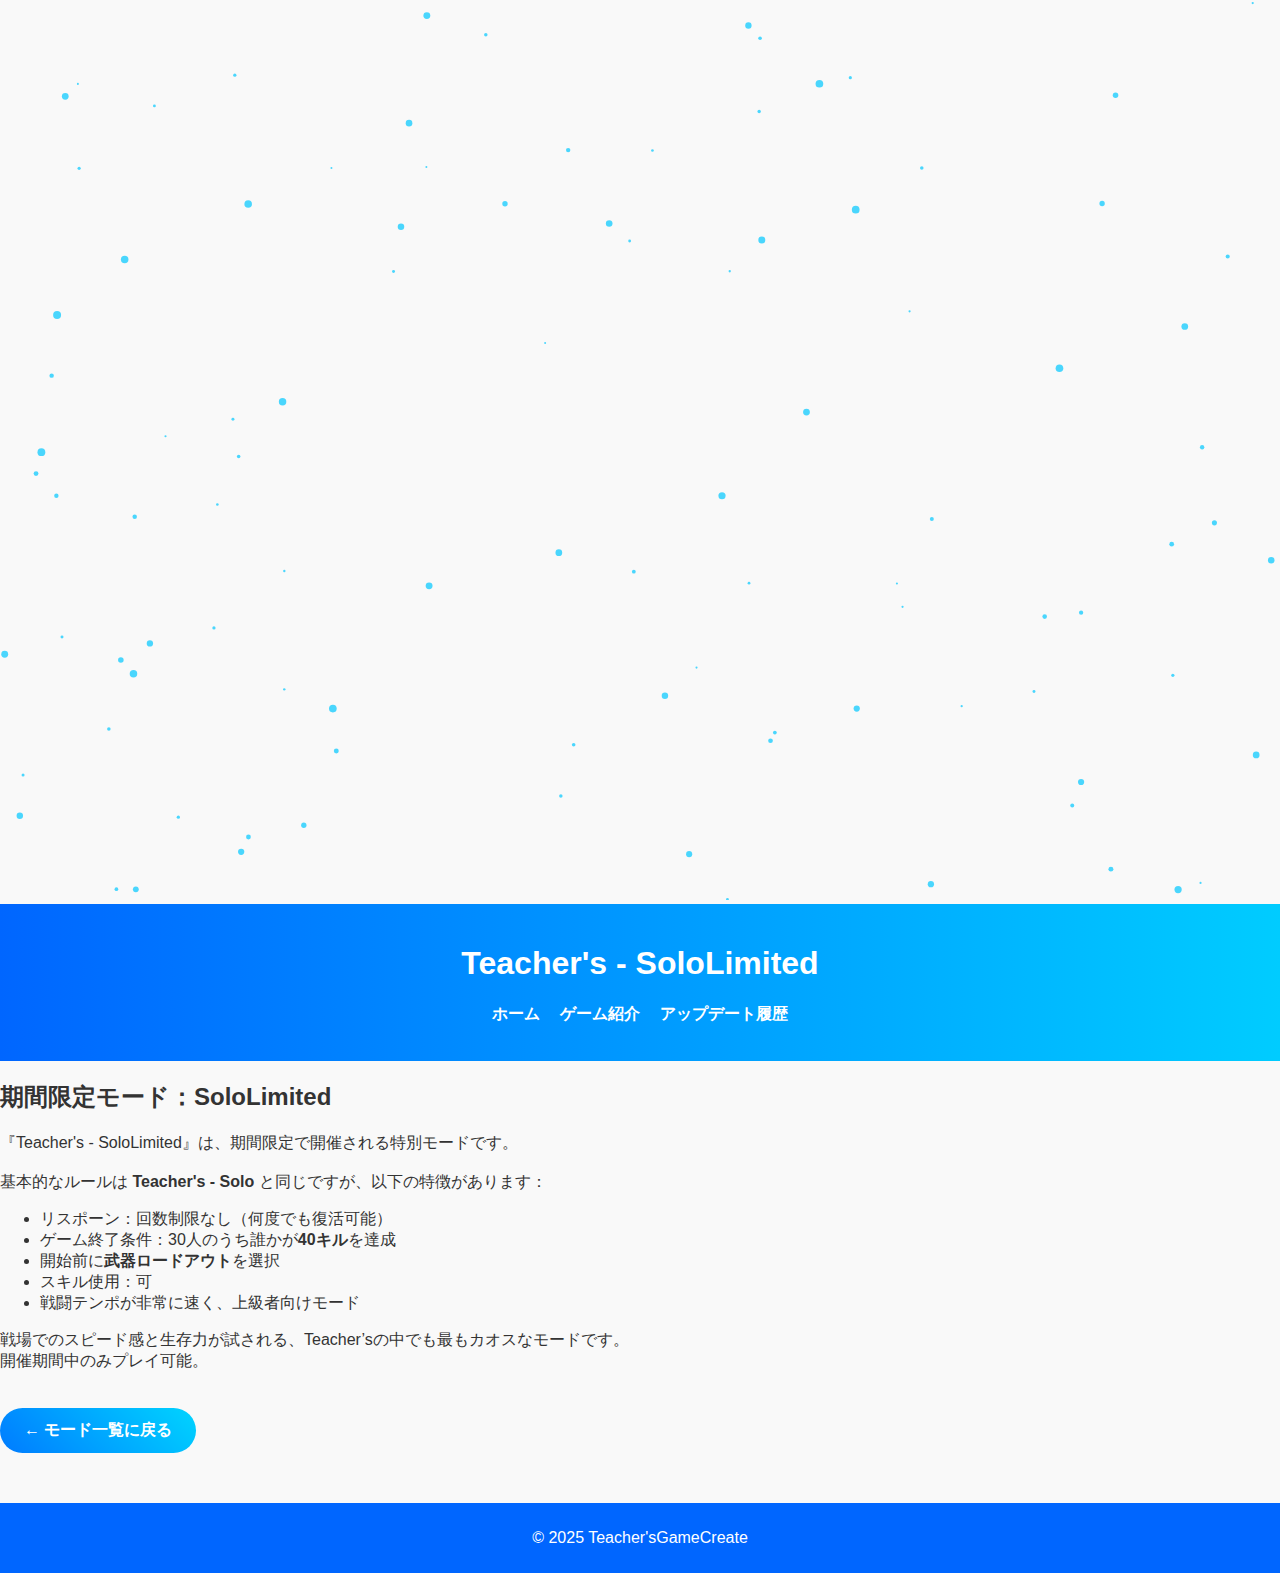
<file: mode-sololimited.html>
<!DOCTYPE html>
<html lang="ja">
<head>
  <meta charset="UTF-8">
  <meta name="viewport" content="width=device-width, initial-scale=1.0">
  <title>Teacher’s - SoloLimited モード</title>
  <link rel="stylesheet" href="style.css">
</head>
<body>
  <canvas id="particles"></canvas>

  <header>
    <h1>Teacher's - SoloLimited</h1>
    <nav>
      <ul>
        <li><a href="index.html">ホーム</a></li>
        <li><a href="about.html">ゲーム紹介</a></li>
        <li><a href="updates.html">アップデート履歴</a></li>
      </ul>
    </nav>
  </header>

  <section class="mode-detail">
    <h2>期間限定モード：SoloLimited</h2>
    <p>
      『Teacher's - SoloLimited』は、期間限定で開催される特別モードです。<br><br>
      基本的なルールは <strong>Teacher's - Solo</strong> と同じですが、以下の特徴があります：
    </p>
    <ul>
      <li>リスポーン：回数制限なし（何度でも復活可能）</li>
      <li>ゲーム終了条件：30人のうち誰かが<strong>40キル</strong>を達成</li>
      <li>開始前に<strong>武器ロードアウト</strong>を選択</li>
      <li>スキル使用：可</li>
      <li>戦闘テンポが非常に速く、上級者向けモード</li>
    </ul>
    <p>
      戦場でのスピード感と生存力が試される、Teacher’sの中でも最もカオスなモードです。<br>
      開催期間中のみプレイ可能。
    </p>

    <a href="about.html" class="btn">← モード一覧に戻る</a>
  </section>

  <footer>
    <p>© 2025 Teacher'sGameCreate</p>
  </footer>

  <script src="script.js"></script>
</body>
</html>
</file>
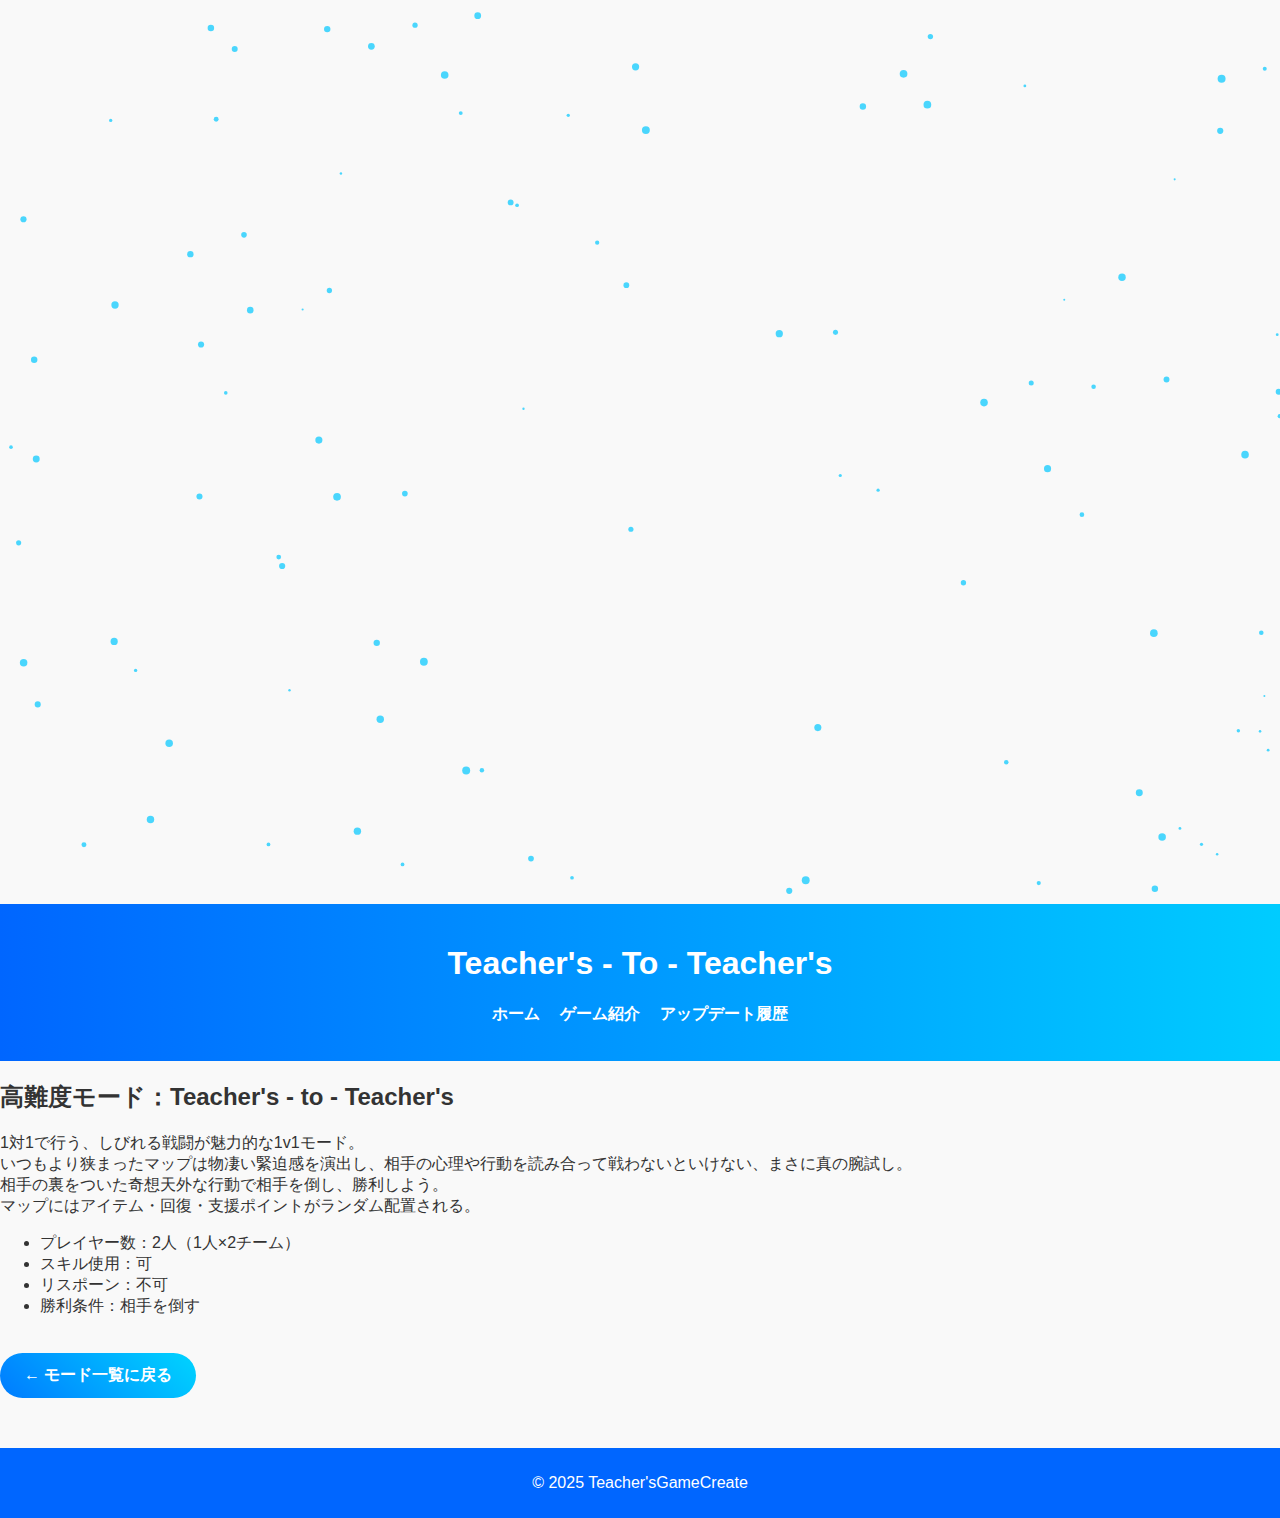
<file: mode-tot.html>
<!DOCTYPE html>
<html lang="ja">
<head>
  <meta charset="UTF-8">
  <meta name="viewport" content="width=device-width, initial-scale=1.0">
  <title>Teacher’s - Normal モード</title>
  <link rel="stylesheet" href="style.css">
</head>
<body>
  <canvas id="particles"></canvas>

  <header>
    <h1>Teacher's - To - Teacher's</h1>
    <nav>
      <ul>
        <li><a href="index.html">ホーム</a></li>
        <li><a href="about.html">ゲーム紹介</a></li>
        <li><a href="updates.html">アップデート履歴</a></li>
      </ul>
    </nav>
  </header>

  <section class="mode-detail">
    <h2>高難度モード：Teacher's - to - Teacher's</h2>
    <p>
      1対1で行う、しびれる戦闘が魅力的な1v1モード。<br>
      いつもより狭まったマップは物凄い緊迫感を演出し、相手の心理や行動を読み合って戦わないといけない、まさに真の腕試し。<br>
      相手の裏をついた奇想天外な行動で相手を倒し、勝利しよう。<br>
      マップにはアイテム・回復・支援ポイントがランダム配置される。
    </p>
    <ul>
      <li>プレイヤー数：2人（1人×2チーム）</li>
      <li>スキル使用：可</li>
      <li>リスポーン：不可</li>
      <li>勝利条件：相手を倒す</li>
    </ul>

    <a href="about.html" class="btn">← モード一覧に戻る</a>
  </section>

  <footer>
    <p>© 2025 Teacher'sGameCreate</p>
  </footer>

  <script src="script.js"></script>
</body>
</html>
</file>
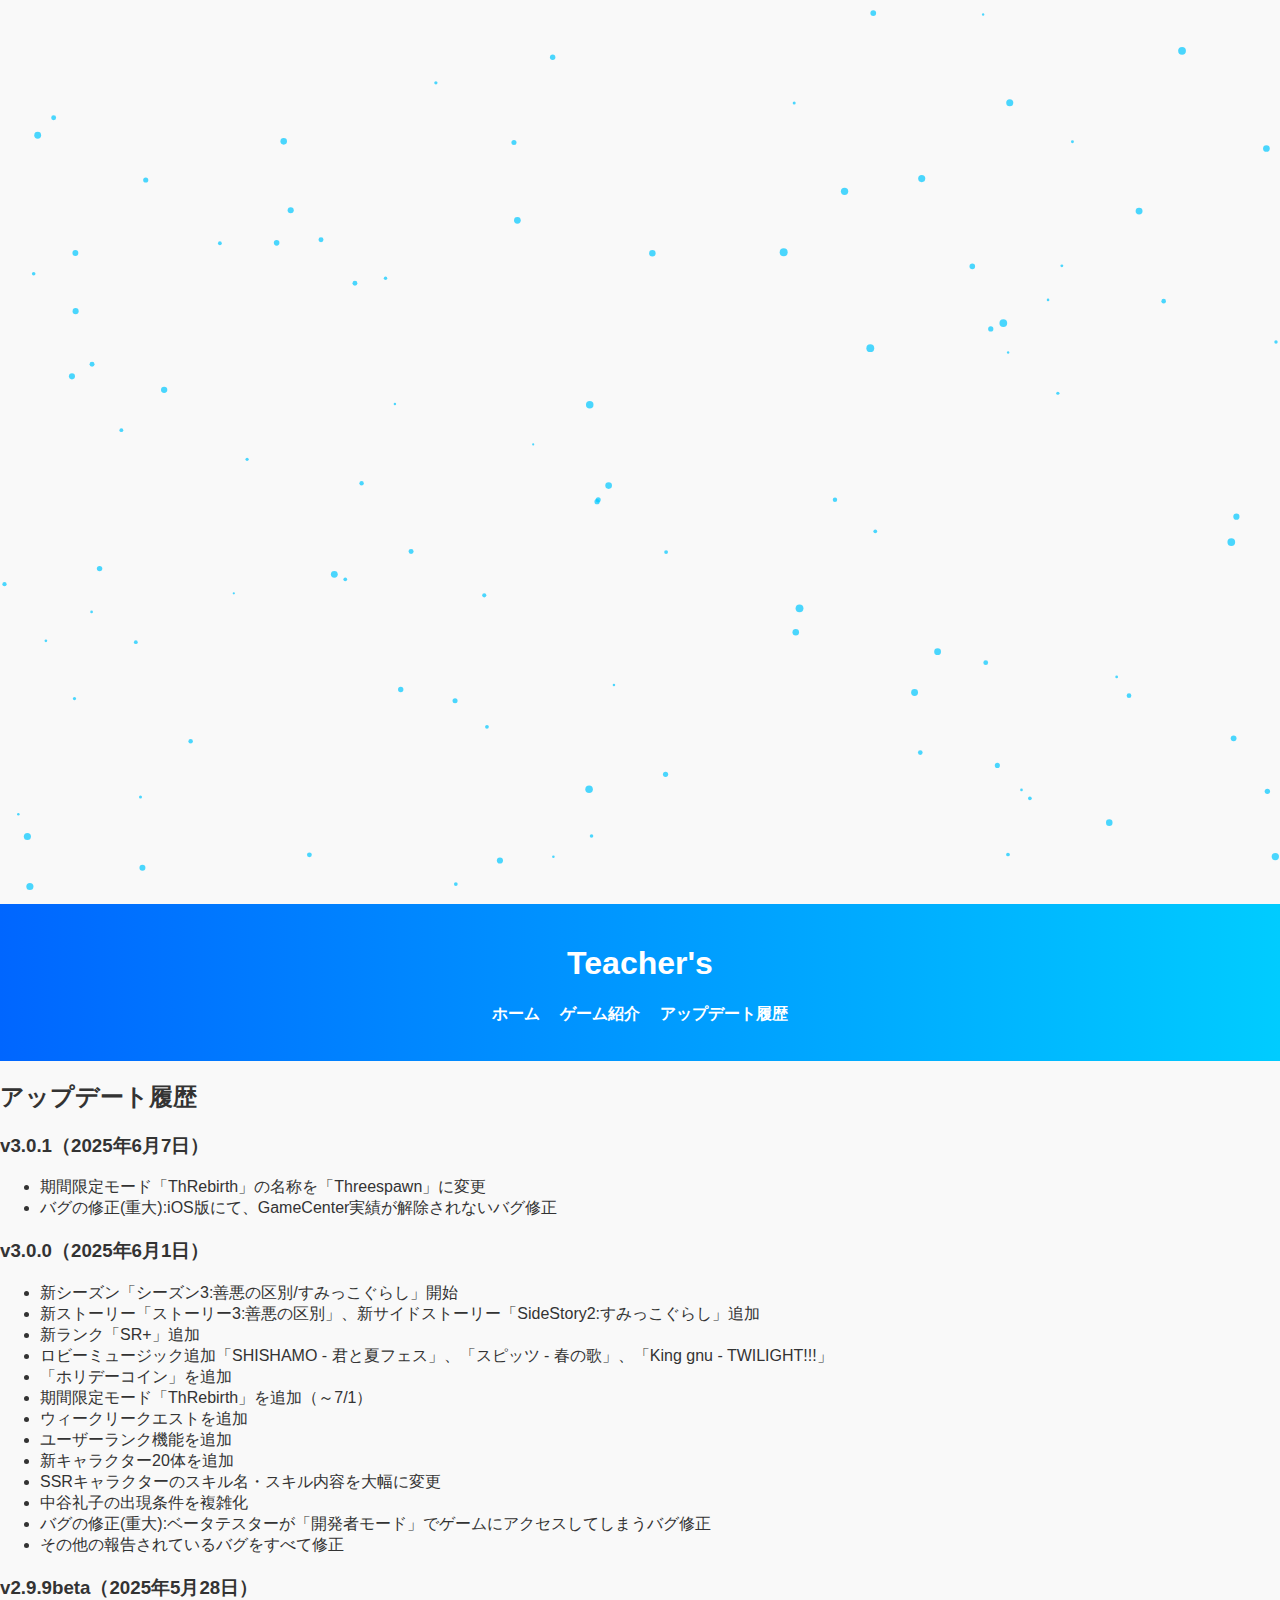
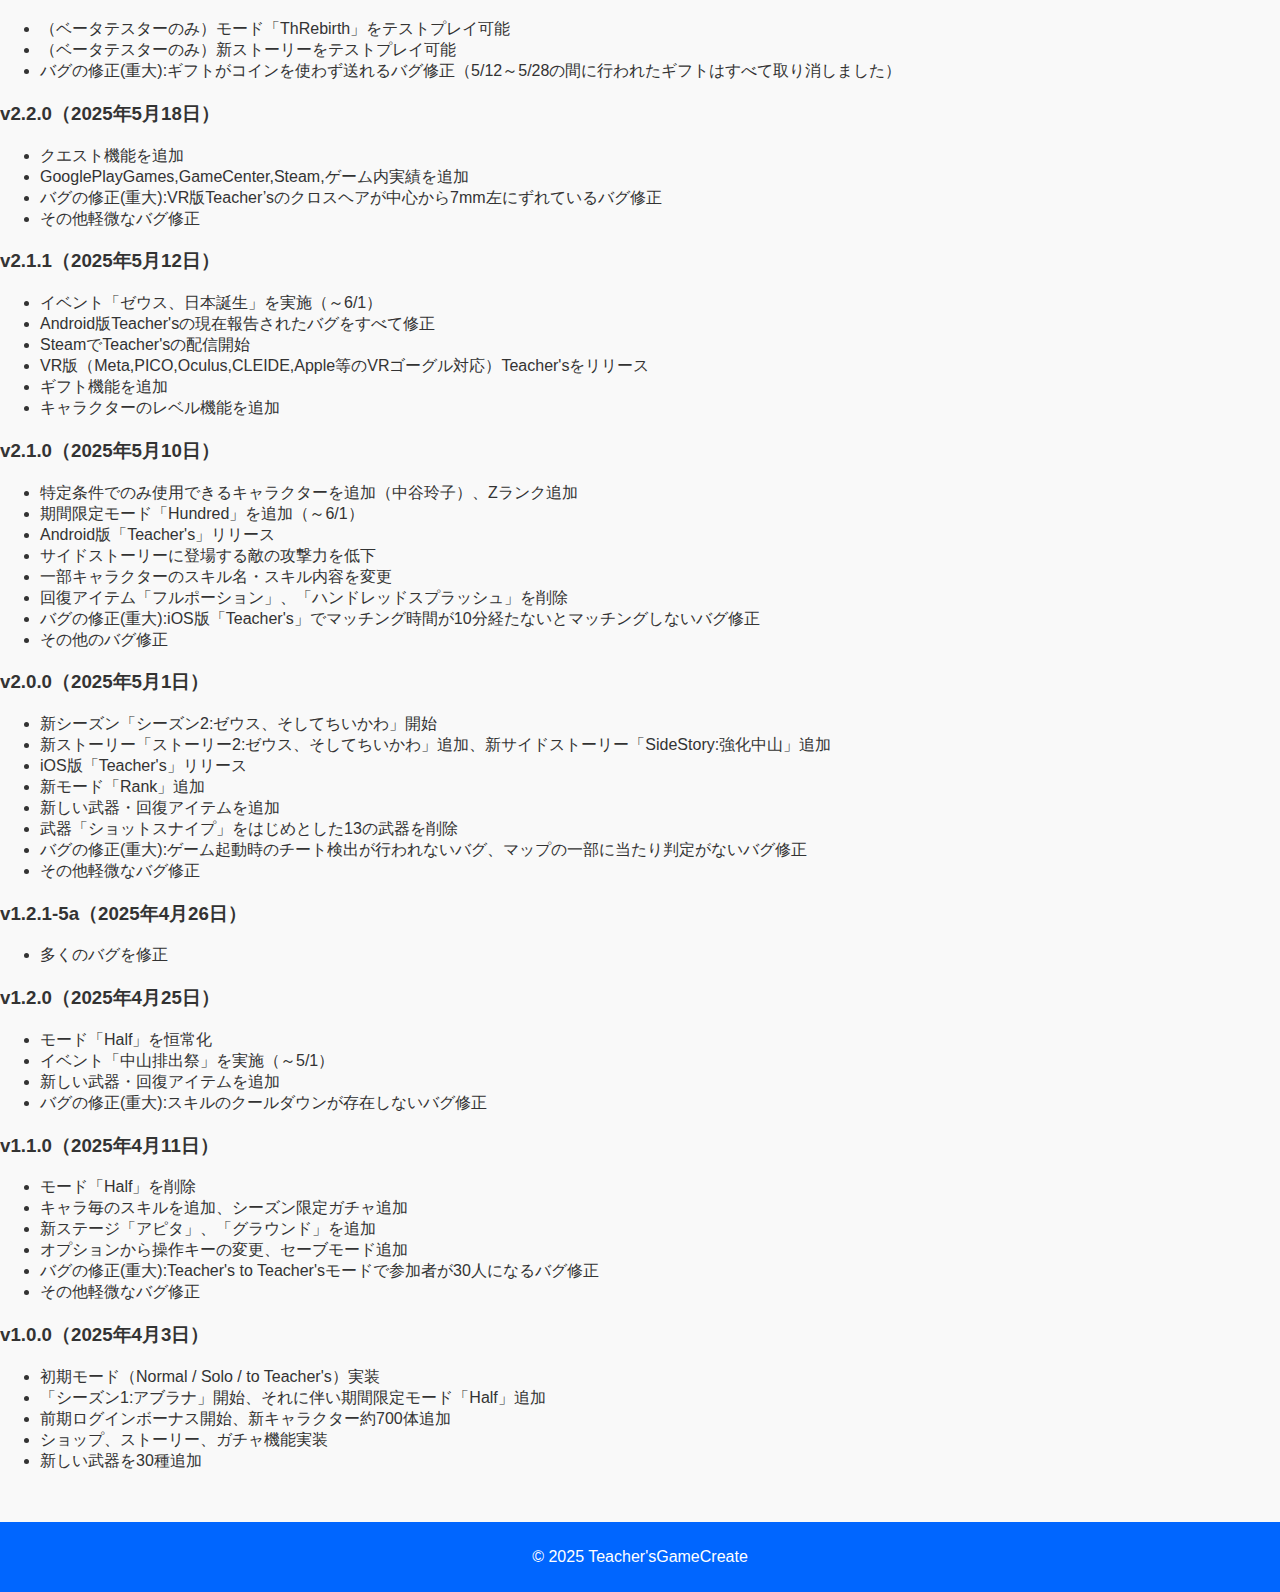
<file: updates.html>
<!DOCTYPE html>
<html lang="ja">
<head>
  <meta charset="UTF-8">
  <meta name="viewport" content="width=device-width, initial-scale=1.0">
  <title>Teacher’s - アップデート履歴</title>
  <link rel="stylesheet" href="style.css">
</head>
<body>
  <canvas id="particles"></canvas>

  <header>
    <h1>Teacher's</h1>
    <nav>
      <ul>
        <li><a href="index.html">ホーム</a></li>
        <li><a href="about.html">ゲーム紹介</a></li>
        <li><a href="updates.html">アップデート履歴</a></li>
      </ul>
    </nav>
  </header>

  <section class="updates">
    <h2>アップデート履歴</h2>

    <div class="update-card">
      <h3>v3.0.1（2025年6月7日）</h3>
      <ul>
        <li>期間限定モード「ThRebirth」の名称を「Threespawn」に変更</li>
        <li>バグの修正(重大):iOS版にて、GameCenter実績が解除されないバグ修正</li>
      </ul>
    </div>

    <div class="update-card">
      <h3>v3.0.0（2025年6月1日）</h3>
      <ul>
        <li>新シーズン「シーズン3:善悪の区別/すみっこぐらし」開始</li>
        <li>新ストーリー「ストーリー3:善悪の区別」、新サイドストーリー「SideStory2:すみっこぐらし」追加</li>
        <li>新ランク「SR+」追加</li>
        <li>ロビーミュージック追加「SHISHAMO - 君と夏フェス」、「スピッツ - 春の歌」、「King gnu - TWILIGHT!!!」</li>
        <li>「ホリデーコイン」を追加</li>
        <li>期間限定モード「ThRebirth」を追加（～7/1）</li>
        <li>ウィークリークエストを追加</li>
        <li>ユーザーランク機能を追加</li>
        <li>新キャラクター20体を追加</li>
        <li>SSRキャラクターのスキル名・スキル内容を大幅に変更</li>
        <li>中谷礼子の出現条件を複雑化</li>
        <li>バグの修正(重大):ベータテスターが「開発者モード」でゲームにアクセスしてしまうバグ修正
        <li>その他の報告されているバグをすべて修正</li>
      </ul>
    </div>

    <div class="update-card">
      <h3>v2.9.9beta（2025年5月28日）</h3>
      <ul>
        <li>（ベータテスターのみ）モード「ThRebirth」をテストプレイ可能</li>
        <li>（ベータテスターのみ）新ストーリーをテストプレイ可能</li>
        <li>バグの修正(重大):ギフトがコインを使わず送れるバグ修正（5/12～5/28の間に行われたギフトはすべて取り消しました）</li>
      </ul>
    </div>



    <div class="update-card">
      <h3>v2.2.0（2025年5月18日）</h3>
      <ul>
        <li>クエスト機能を追加</li>
        <li>GooglePlayGames,GameCenter,Steam,ゲーム内実績を追加</li>
        <li>バグの修正(重大):VR版Teacher’sのクロスヘアが中心から7mm左にずれているバグ修正</li>
        <li>その他軽微なバグ修正</li>
      </ul>
    </div>



    <div class="update-card">
      <h3>v2.1.1（2025年5月12日）</h3>
      <ul>
        <li>イベント「ゼウス、日本誕生」を実施（～6/1）</li>
        <li>Android版Teacher'sの現在報告されたバグをすべて修正</li>
        <li>SteamでTeacher'sの配信開始</li>
        <li>VR版（Meta,PICO,Oculus,CLEIDE,Apple等のVRゴーグル対応）Teacher'sをリリース</li>
        <li>ギフト機能を追加</li>
        <li>キャラクターのレベル機能を追加</li>
      </ul>
    </div>


    <div class="update-card">
      <h3>v2.1.0（2025年5月10日）</h3>
      <ul>
        <li>特定条件でのみ使用できるキャラクターを追加（中谷玲子）、Zランク追加</li>
        <li>期間限定モード「Hundred」を追加（～6/1）</li>
        <li>Android版「Teacher's」リリース</li>
        <li>サイドストーリーに登場する敵の攻撃力を低下</li>
        <li>一部キャラクターのスキル名・スキル内容を変更</li>
        <li>回復アイテム「フルポーション」、「ハンドレッドスプラッシュ」を削除</li>
        <li>バグの修正(重大):iOS版「Teacher's」でマッチング時間が10分経たないとマッチングしないバグ修正</li>
        <li>その他のバグ修正</li>
      </ul>
    </div>


    <div class="update-card">
      <h3>v2.0.0（2025年5月1日）</h3>
      <ul>
        <li>新シーズン「シーズン2:ゼウス、そしてちいかわ」開始</li>
        <li>新ストーリー「ストーリー2:ゼウス、そしてちいかわ」追加、新サイドストーリー「SideStory:強化中山」追加</li>
        <li>iOS版「Teacher's」リリース</li>
        <li>新モード「Rank」追加</li>
        <li>新しい武器・回復アイテムを追加</li>
        <li>武器「ショットスナイプ」をはじめとした13の武器を削除</li>
        <li>バグの修正(重大):ゲーム起動時のチート検出が行われないバグ、マップの一部に当たり判定がないバグ修正</li>
        <li>その他軽微なバグ修正</li>
      </ul>
    </div>

    <div class="update-card">
      <h3>v1.2.1-5a（2025年4月26日）</h3>
      <ul>
        <li>多くのバグを修正</li>
      </ul>
    </div>

    <div class="update-card">
      <h3>v1.2.0（2025年4月25日）</h3>
      <ul>
        <li>モード「Half」を恒常化</li>
        <li>イベント「中山排出祭」を実施（～5/1）</li>
        <li>新しい武器・回復アイテムを追加</li>
        <li>バグの修正(重大):スキルのクールダウンが存在しないバグ修正</li>
      </ul>
    </div>

    <div class="update-card">
      <h3>v1.1.0（2025年4月11日）</h3>
      <ul>
        <li>モード「Half」を削除</li>
        <li>キャラ毎のスキルを追加、シーズン限定ガチャ追加</li>
        <li>新ステージ「アピタ」、「グラウンド」を追加</li>
        <li>オプションから操作キーの変更、セーブモード追加</li>
        <li>バグの修正(重大):Teacher's to Teacher'sモードで参加者が30人になるバグ修正</li>
        <li>その他軽微なバグ修正</li>
      </ul>
    </div>

    <div class="update-card">
      <h3>v1.0.0（2025年4月3日）</h3>
      <ul>
        <li>初期モード（Normal / Solo / to Teacher's）実装</li>
        <li>「シーズン1:アブラナ」開始、それに伴い期間限定モード「Half」追加</li>
        <li>前期ログインボーナス開始、新キャラクター約700体追加</li>
        <li>ショップ、ストーリー、ガチャ機能実装</li>
        <li>新しい武器を30種追加</li>	
      </ul>
    </div>
  </section>

  <footer>
    <p>© 2025 Teacher'sGameCreate</p>
  </footer>

  <script src="script.js"></script>
</body>
</html>
</file>
<file: style.css>
body {
  margin: 0;
  font-family: "Segoe UI", sans-serif;
  background-color: #f9f9f9;
  color: #333;
}

/* Header */
header {
  background: linear-gradient(90deg, #0066ff, #00ccff);
  color: white;
  text-align: center;
  padding: 20px 0;
}

nav ul {
  list-style: none;
  padding: 0;
  display: flex;
  justify-content: center;
  gap: 20px;
}

nav a {
  color: white;
  text-decoration: none;
  font-weight: bold;
  transition: opacity 0.3s ease;
}

nav a:hover {
  opacity: 0.8;
}

/* Hero Section */
.hero {
  background: url('images/Teachers-main.png') center/cover no-repeat;
  height: 60vh;
  display: flex;
  justify-content: center;
  align-items: center;
  color: white;
  text-shadow: 0 0 10px rgba(0,0,0,0.5);
}

.hero-content {
  text-align: center;
  animation: fadeIn 2s ease;
}

.btn {
  display: inline-block;
  margin-top: 20px;
  padding: 12px 24px;
  background: linear-gradient(45deg, #007bff, #00d4ff);
  color: white;
  text-decoration: none;
  border-radius: 30px;
  font-weight: bold;
  transition: transform 0.3s ease, box-shadow 0.3s ease;
}

.btn:hover {
  transform: scale(1.05);
  box-shadow: 0 0 15px rgba(0, 212, 255, 0.6);
}

/* Characters */
.characters {
  padding: 40px;
  text-align: center;
}

.character-grid {
  display: grid;
  grid-template-columns: repeat(auto-fit, minmax(220px, 1fr));
  gap: 20px;
  margin-top: 30px;
}

.character-card {
  background: white;
  padding: 20px;
  border-radius: 12px;
  box-shadow: 0 2px 10px rgba(0,0,0,0.1);
  transition: transform 0.3s ease;
}

.character-card:hover {
  transform: translateY(-8px);
}

/* Footer */
footer {
  background: #0066ff;
  color: white;
  text-align: center;
  padding: 10px 0;
  margin-top: 50px;
}

/* Animation */
@keyframes fadeIn {
  from { opacity: 0; transform: translateY(20px); }
  to { opacity: 1; transform: translateY(0); }
}
</file>
